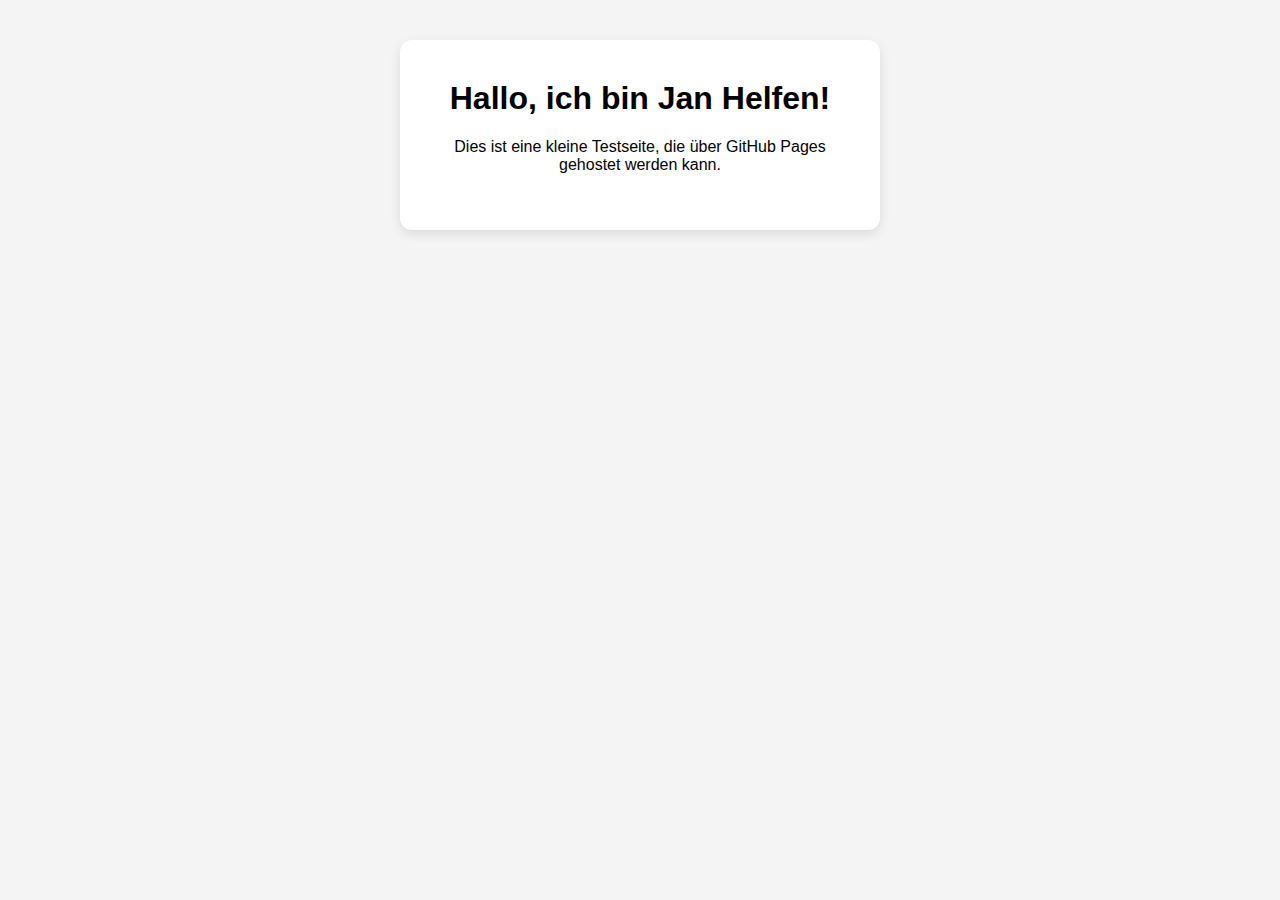
<file: index.html>
<!DOCTYPE html>
<html lang="de">
  <head>
    <meta charset="UTF-8" />
    <meta name="viewport" content="width=device-width, initial-scale=1.0" />
    <title>Testseite – Jan Helfen</title>
    <style>
      body {
        font-family: Arial, sans-serif;
        background: #f4f4f4;
        margin: 0;
        padding: 40px;
        text-align: center;
      }

      .card {
        background: white;
        padding: 40px;
        max-width: 400px;
        margin: 0 auto;
        border-radius: 12px;
        box-shadow: 0 4px 12px rgba(0, 0, 0, 0.1);
      }

      h1 {
        margin-top: 0;
      }
    </style>
  </head>
  <body>
    <div class="card">
      <h1>Hallo, ich bin Jan Helfen!</h1>
      <p>
        Dies ist eine kleine Testseite, die über GitHub Pages gehostet werden
        kann.
      </p>
    </div>
  </body>
</html>
</file>
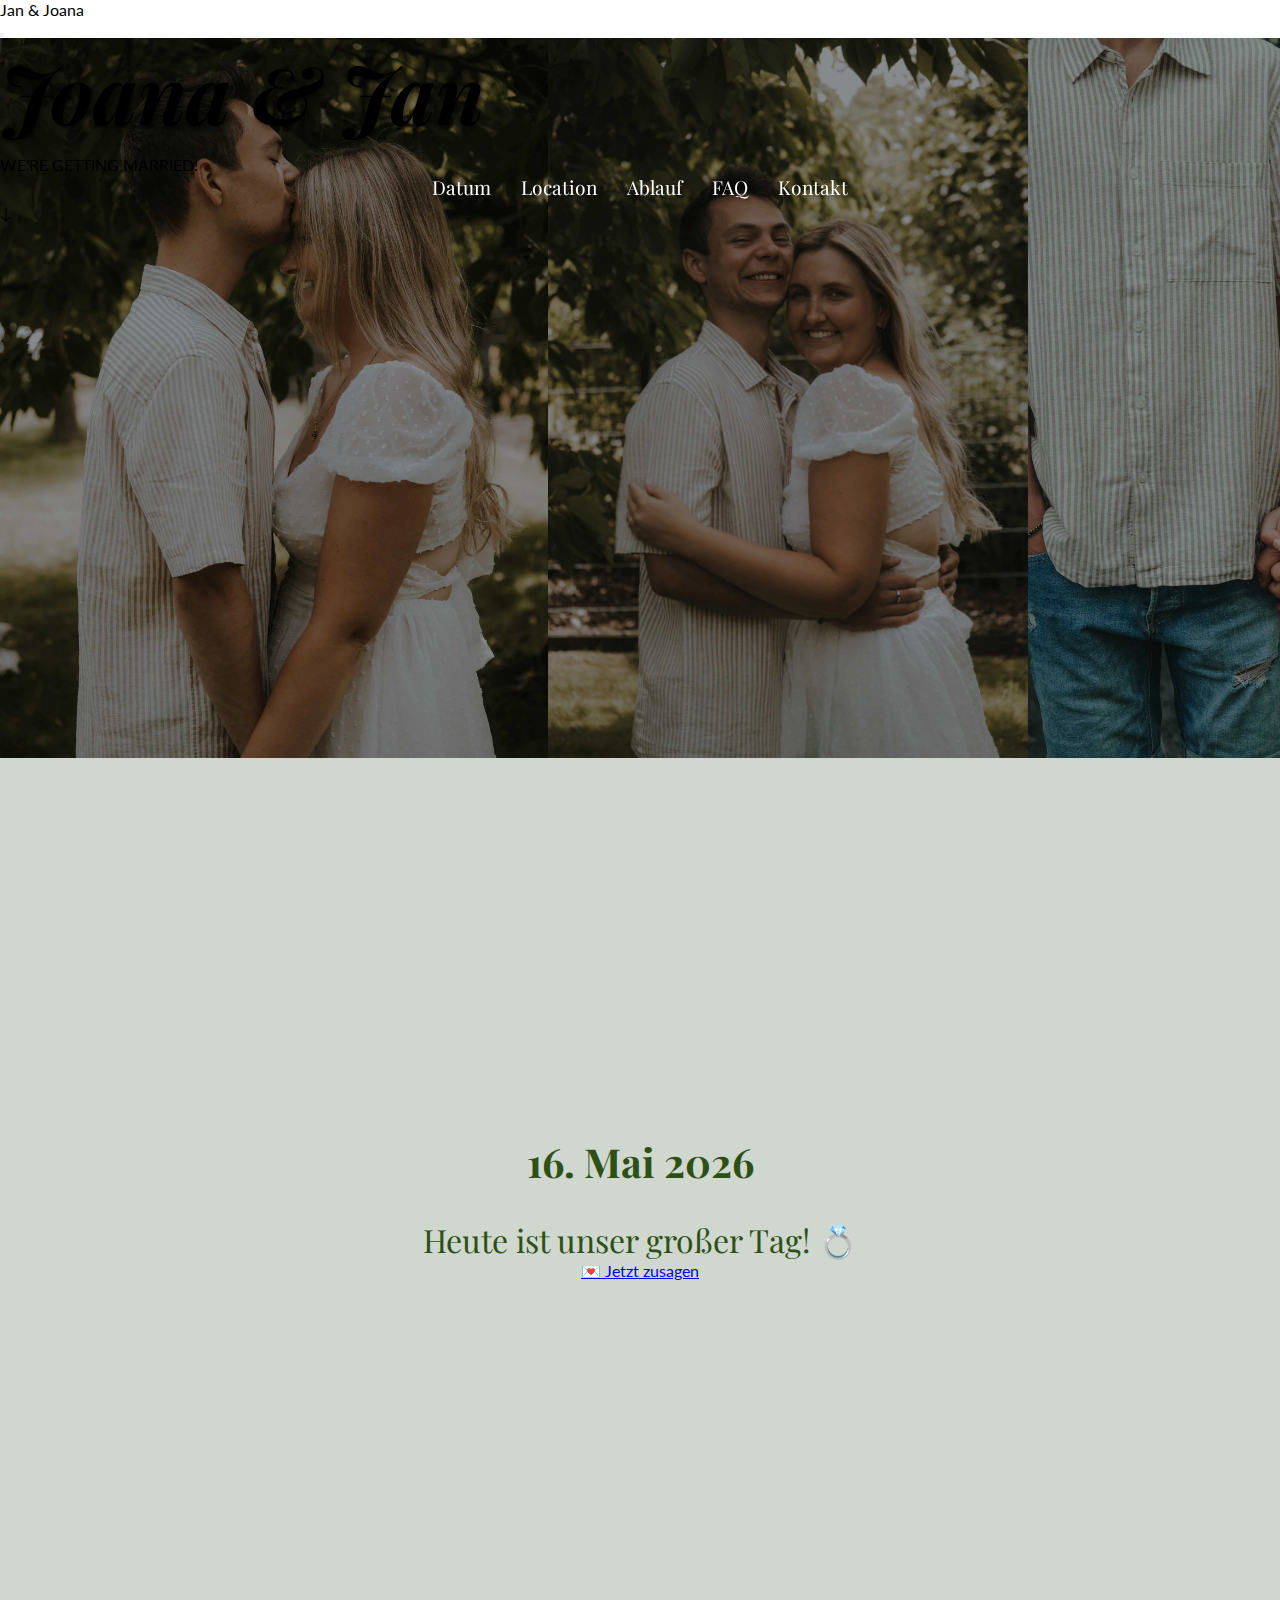
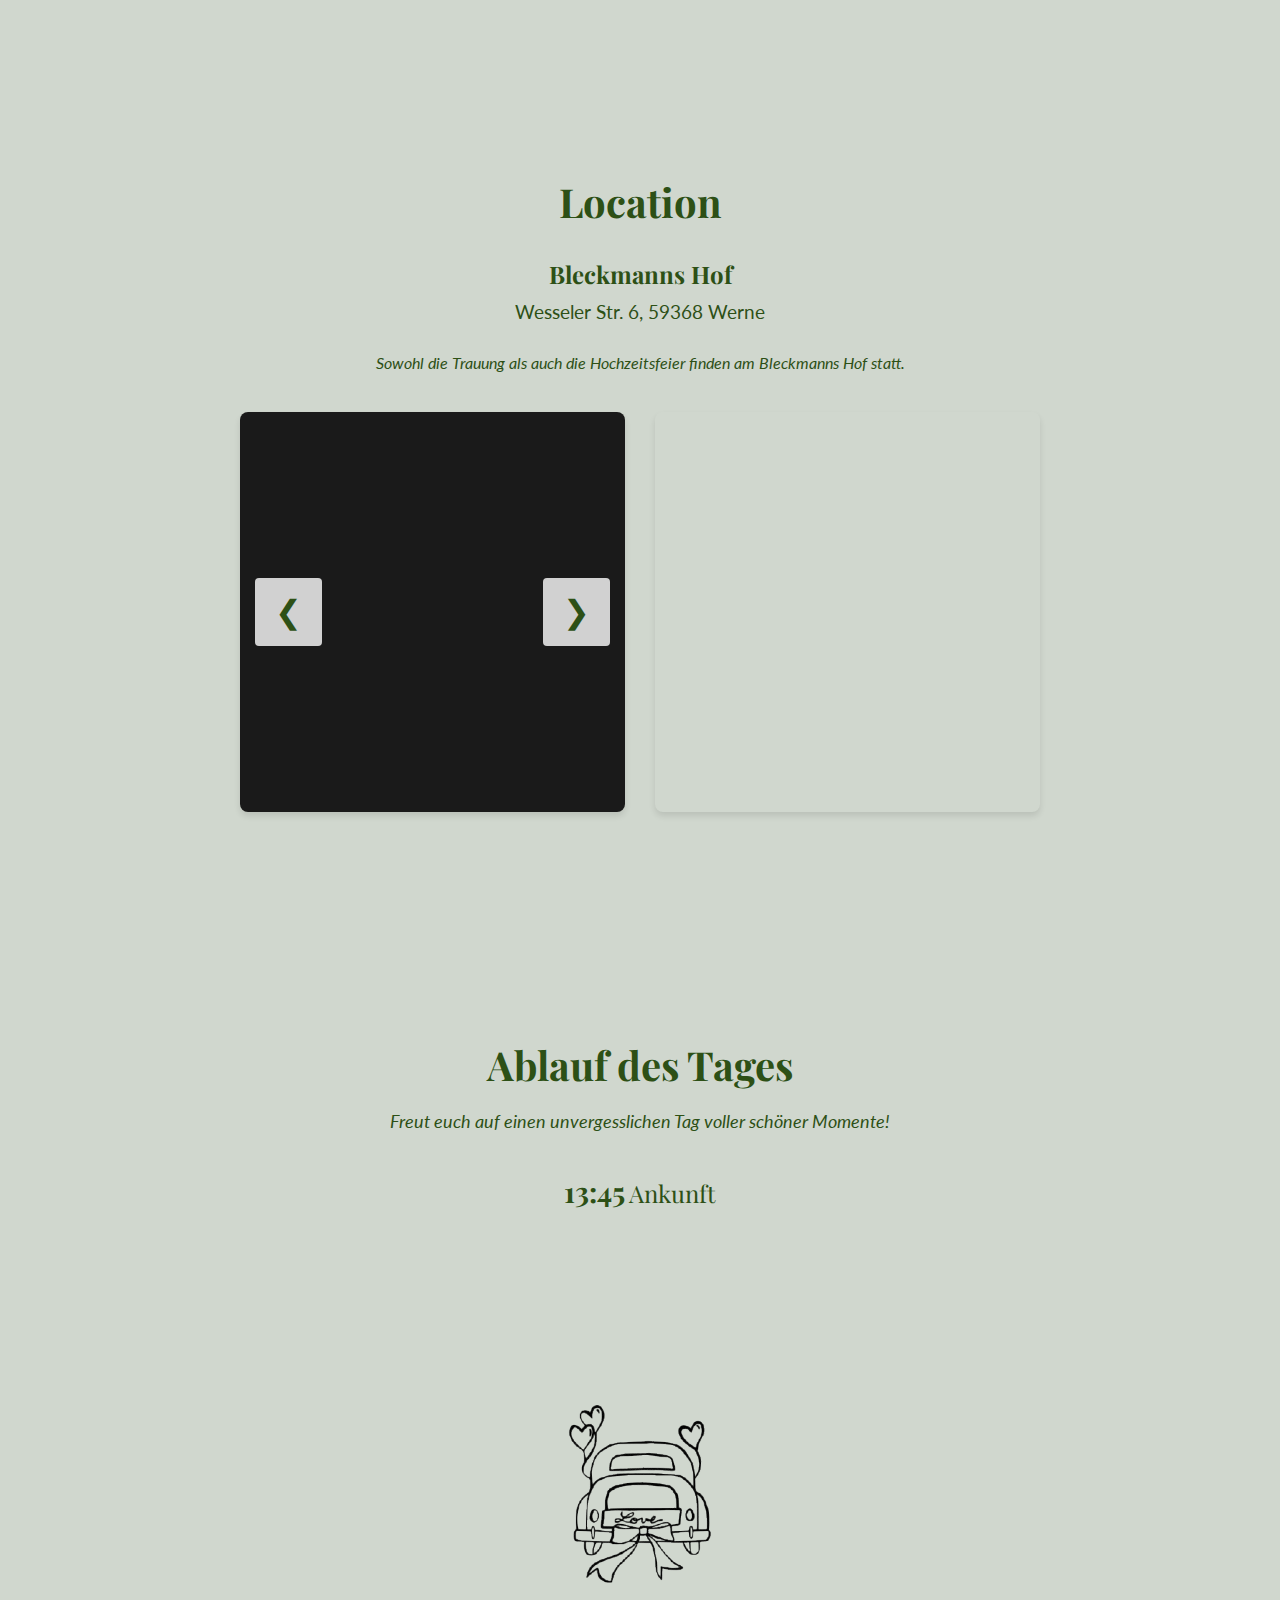
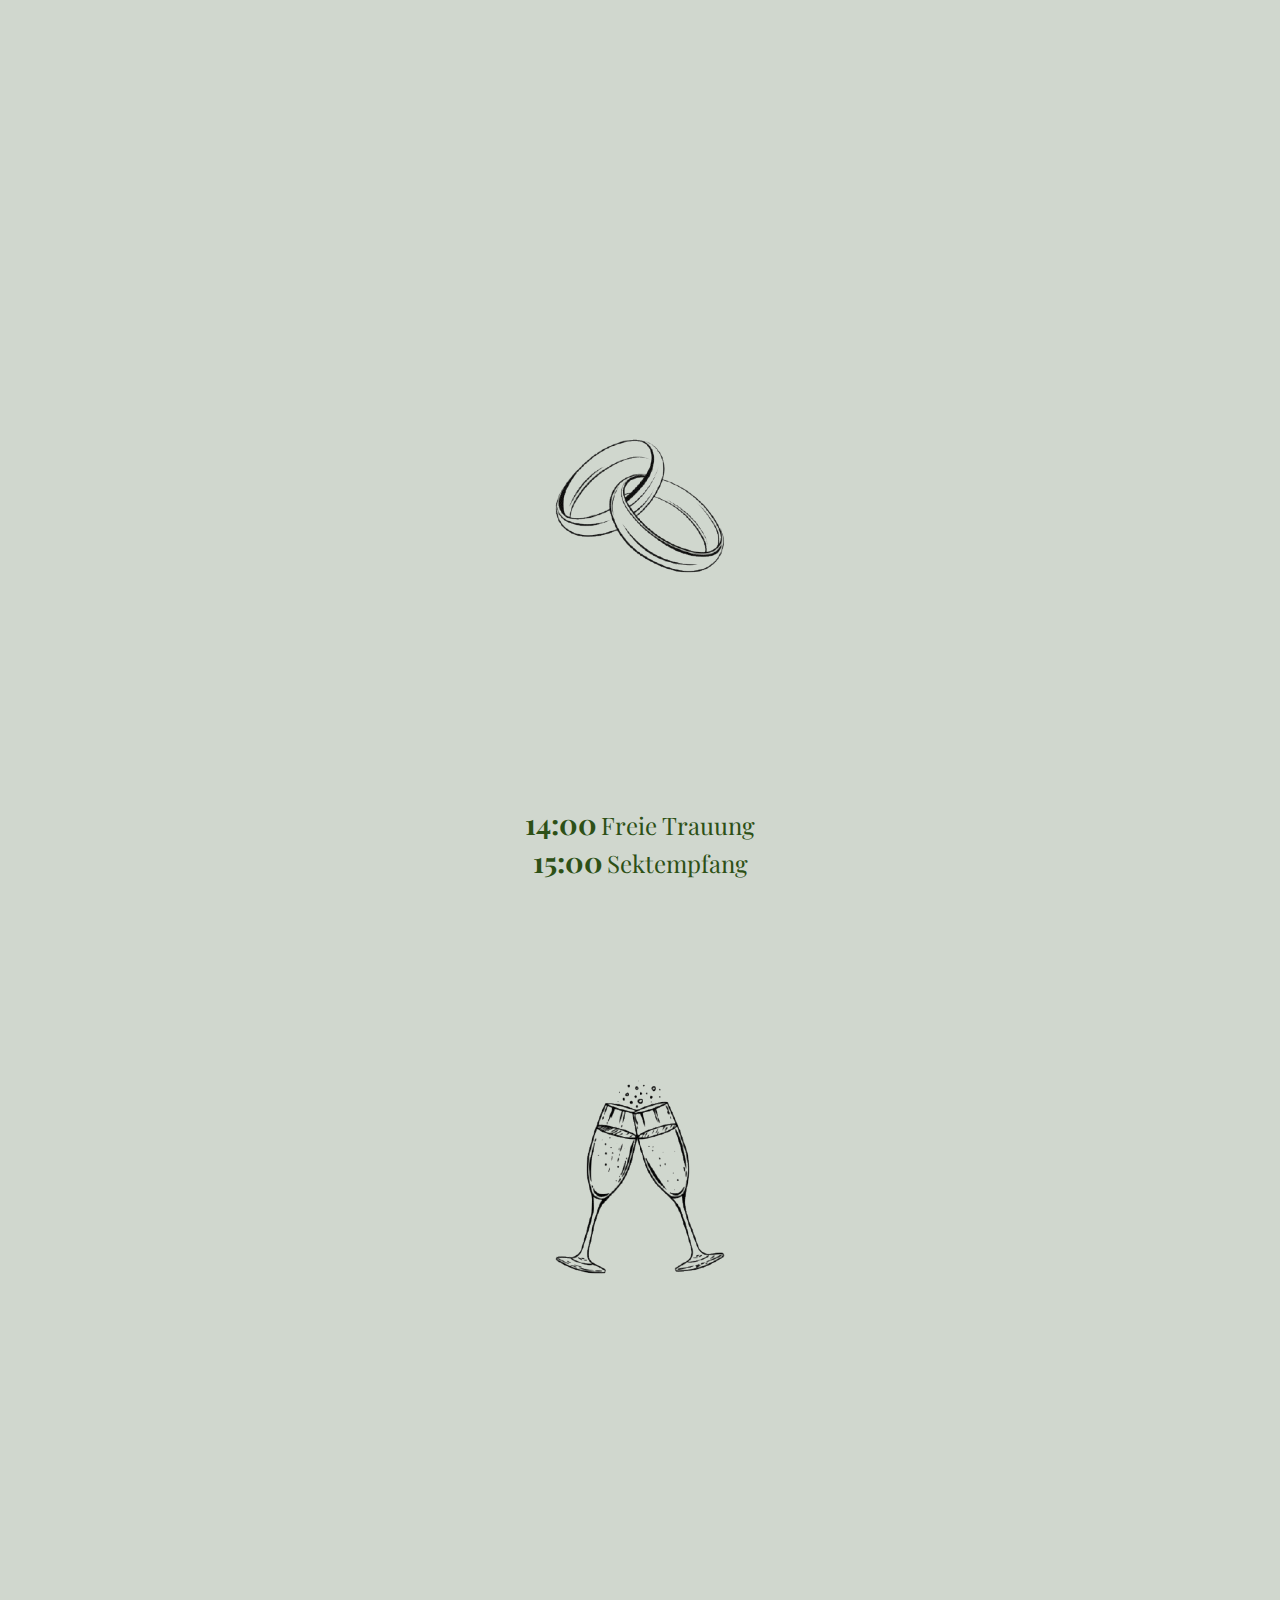
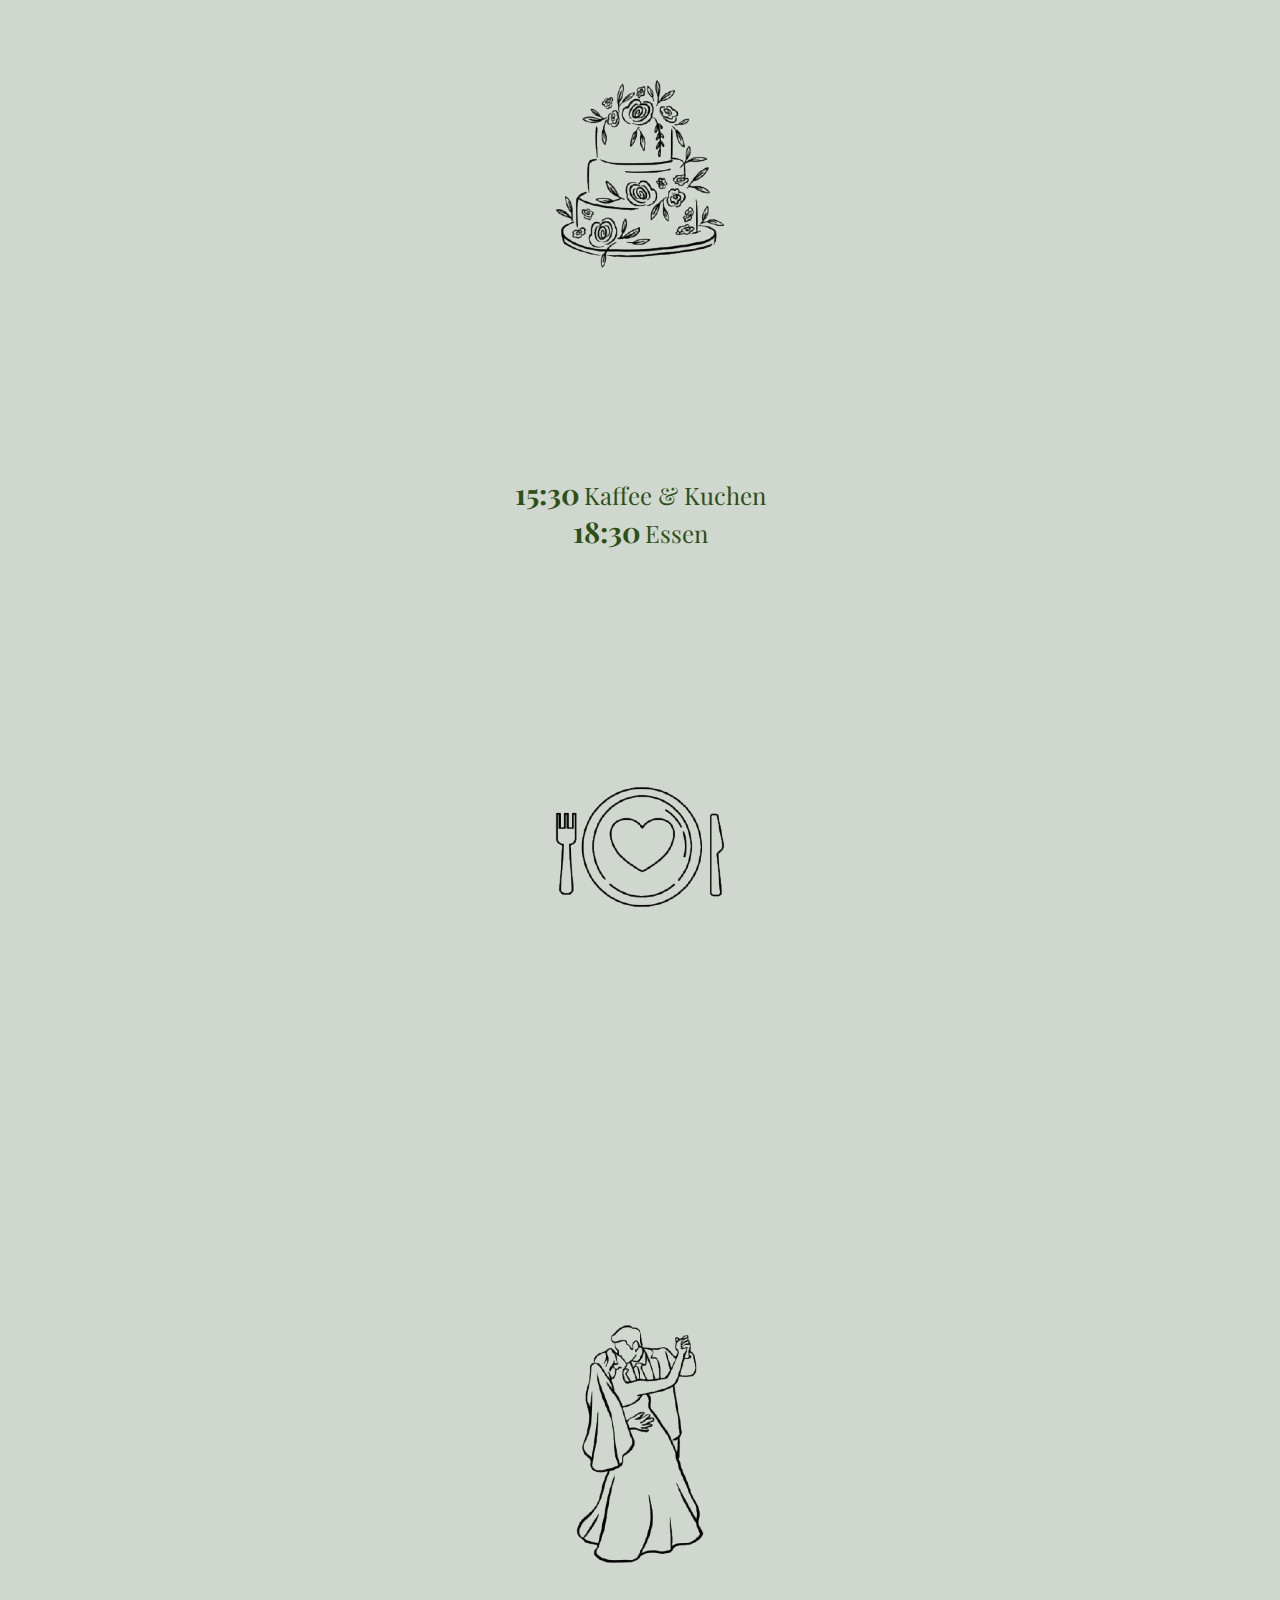
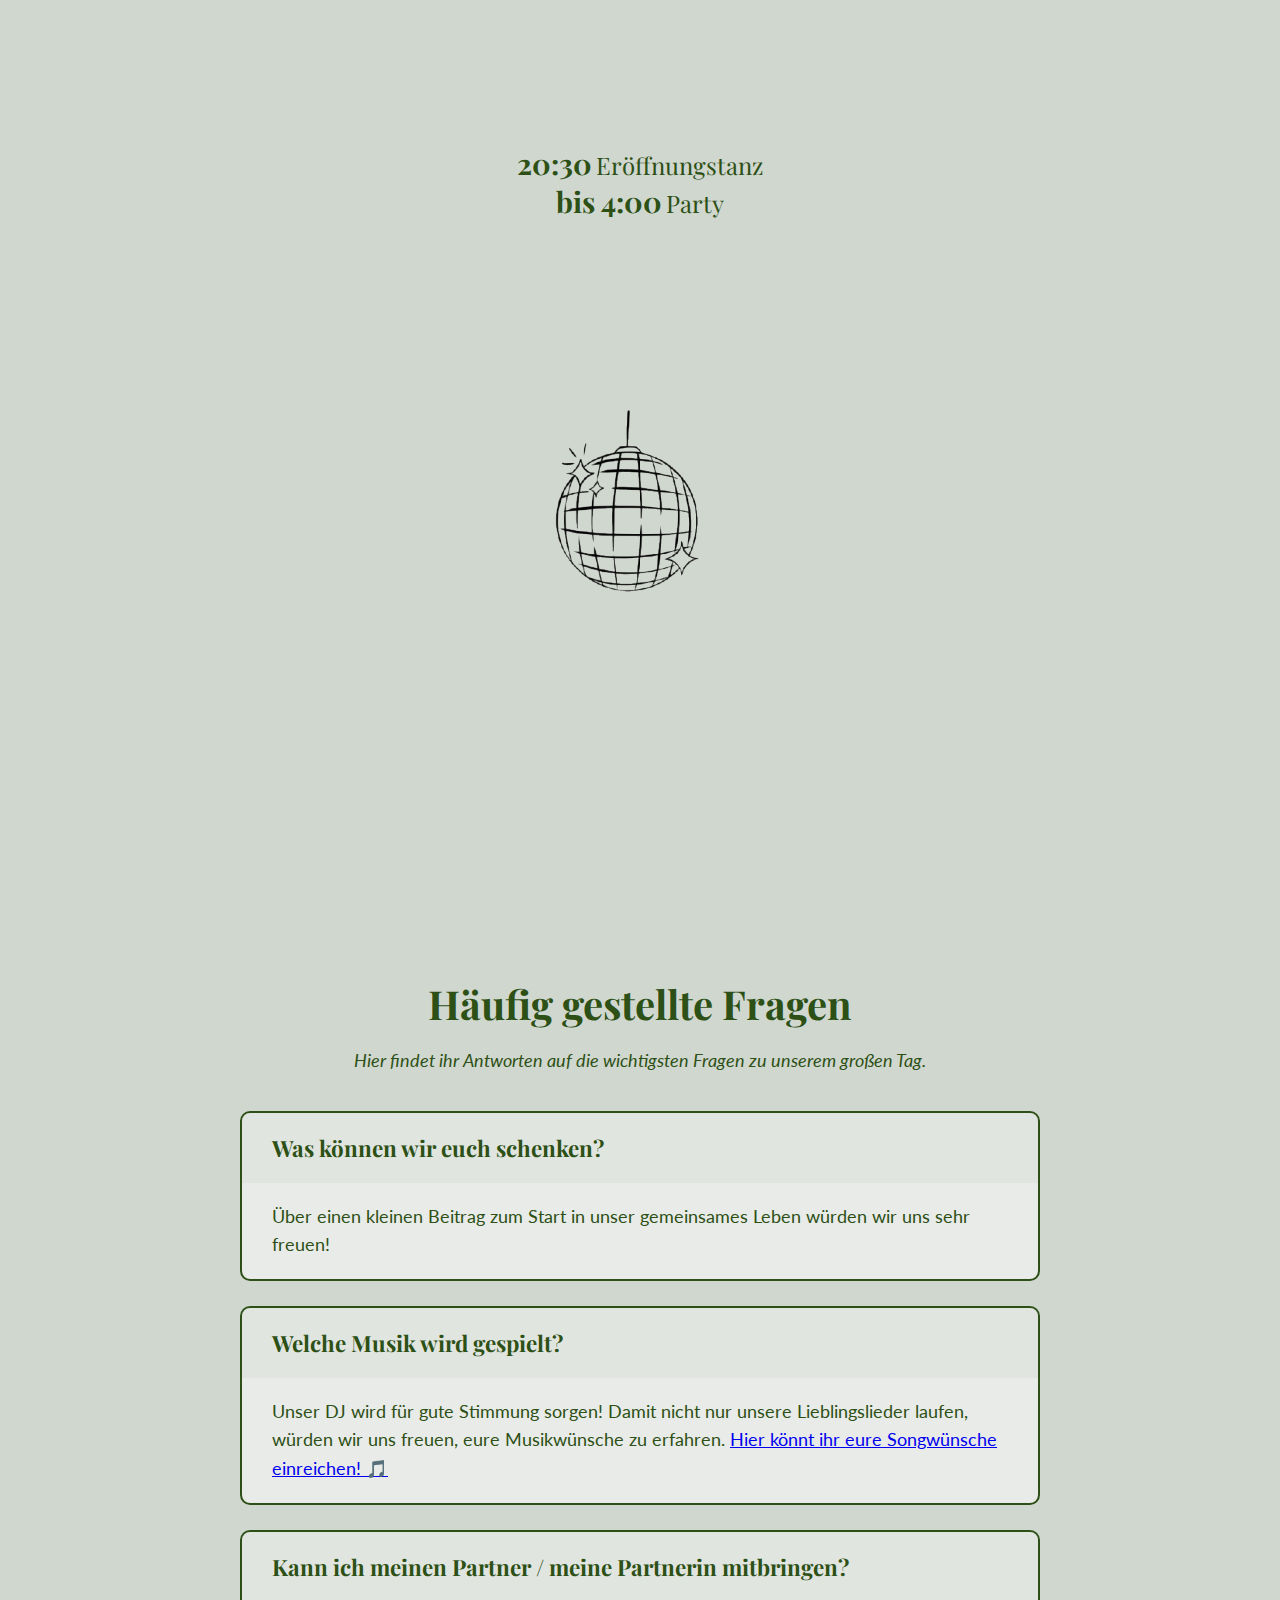
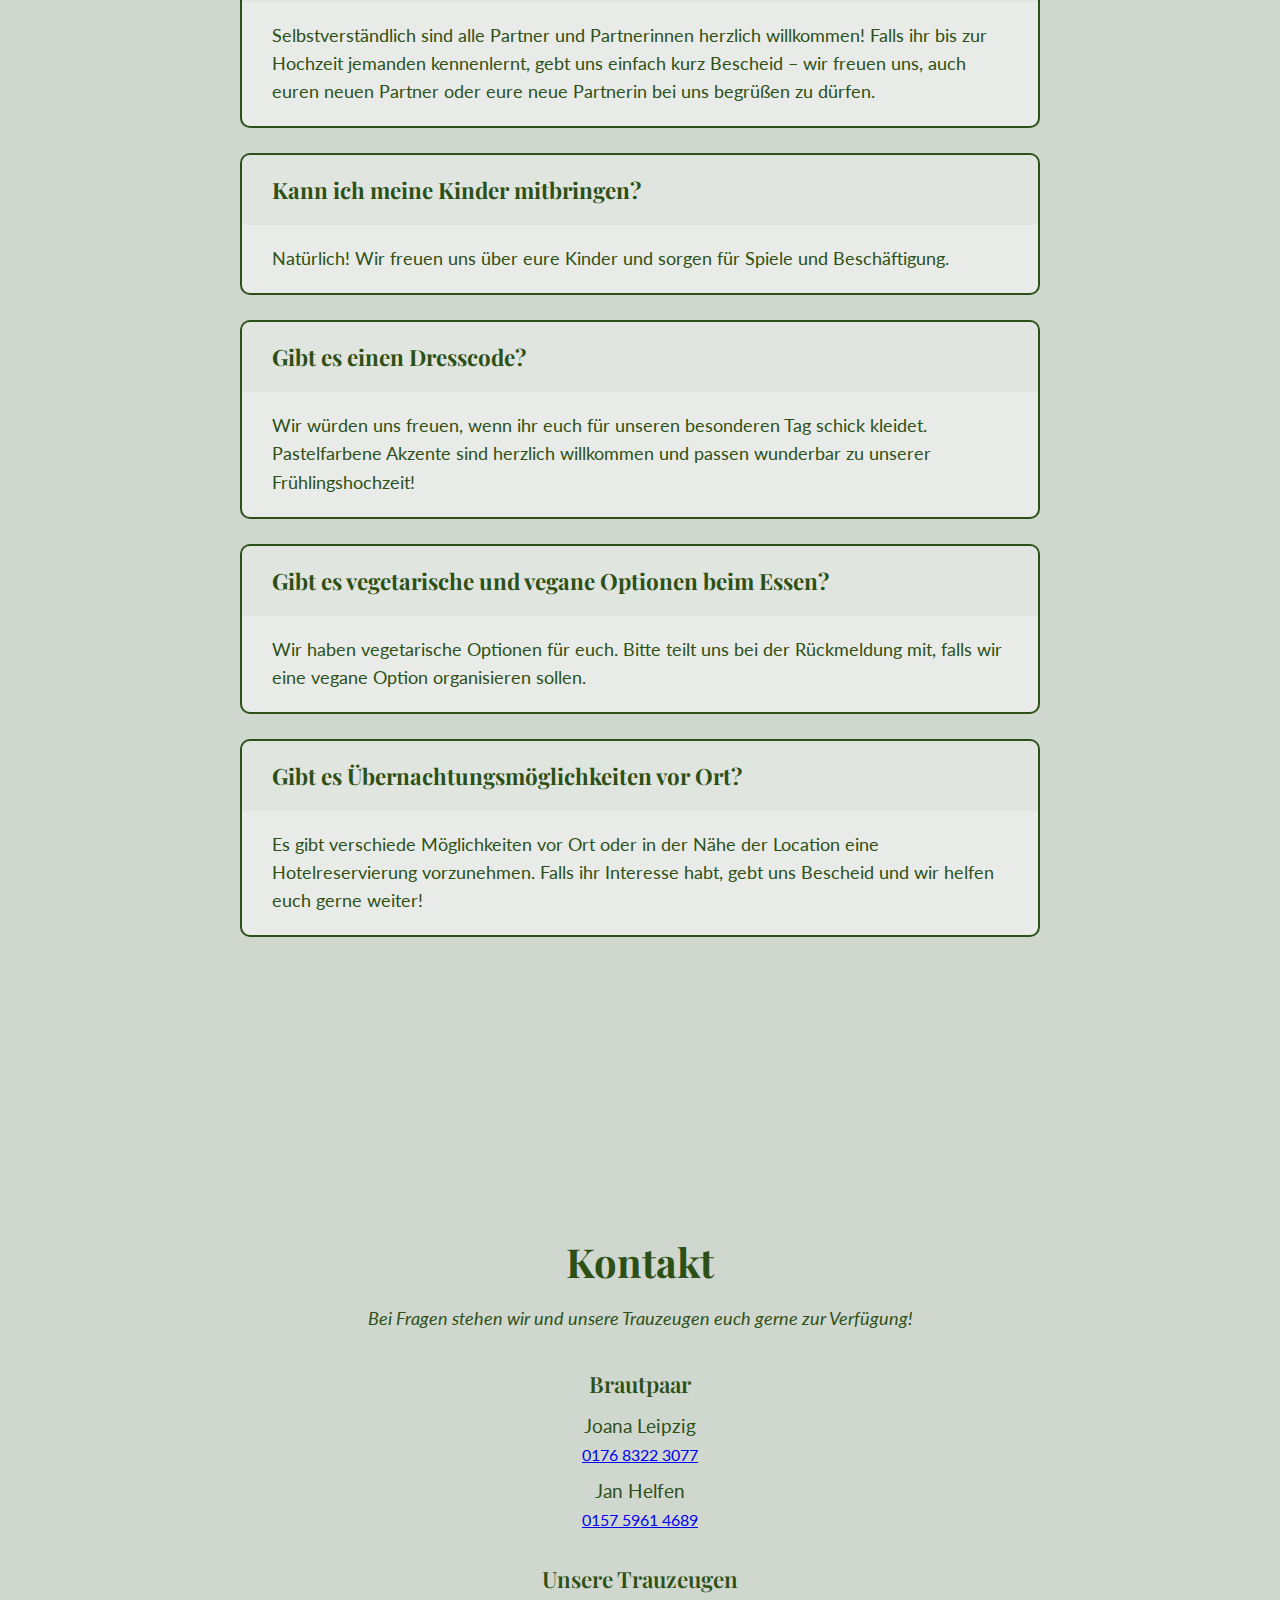
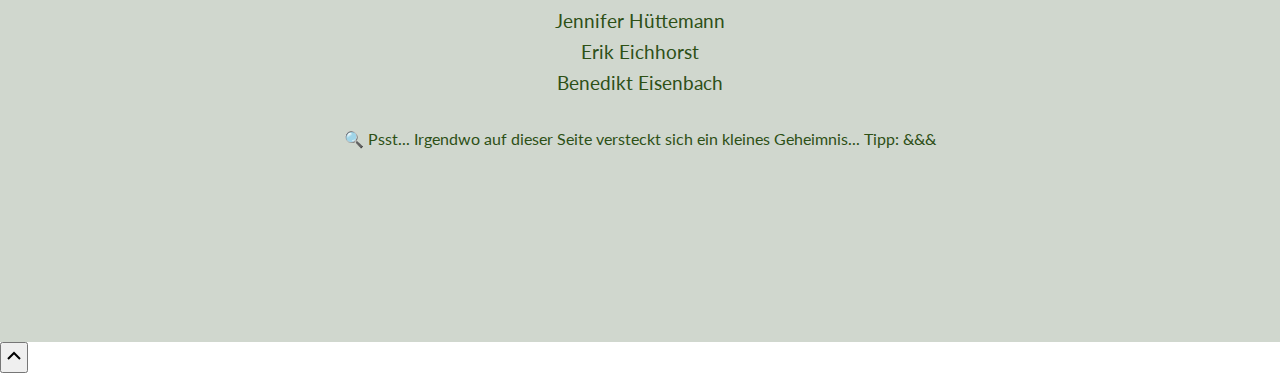
<file: hochzeit/index.html>
<!DOCTYPE html>
<html lang="de">

<head>
  <meta charset="UTF-8" />
  <meta name="viewport" content="width=device-width, initial-scale=1.0" />
  <meta name="color-scheme" content="light only" />
  <meta name="description"
    content="Feiert mit uns unsere Hochzeit am 16. Mai 2026 am Bleckmanns Hof in Werne. Jan & Joana laden euch herzlich zu ihrer Trauung und Feier ein." />
  <meta name="keywords" content="Hochzeit, Jan Helfen, Joana Leipzig, Bleckmanns Hof, Werne, 16. Mai 2026" />

  <!-- Open Graph / Facebook -->
  <meta property="og:type" content="website" />
  <meta property="og:url" content="https://derhelfen.github.io/Hochzeit.github.io/" />
  <meta property="og:title" content="Unsere Hochzeit – Jan & Joana" />
  <meta property="og:description"
    content="Feiert mit uns am 16. Mai 2026 am Bleckmanns Hof in Werne. Wir freuen uns auf euch!" />
  <meta property="og:image" content="https://derhelfen.github.io/Hochzeit.github.io/assets/bilder/wir/foto1.jpg" />

  <!-- Twitter -->
  <meta property="twitter:card" content="summary_large_image" />
  <meta property="twitter:url" content="https://derhelfen.github.io/Hochzeit.github.io/" />
  <meta property="twitter:title" content="Unsere Hochzeit – Jan & Joana" />
  <meta property="twitter:description"
    content="Feiert mit uns am 16. Mai 2026 am Bleckmanns Hof in Werne. Wir freuen uns auf euch!" />
  <meta property="twitter:image" content="https://derhelfen.github.io/Hochzeit.github.io/assets/bilder/wir/foto1.jpg" />

  <!-- Favicon -->
  <link rel="icon" type="image/svg+xml"
    href="data:image/svg+xml,<svg xmlns='http://www.w3.org/2000/svg' viewBox='0 0 100 100'><text y='0.9em' font-size='90'>💍</text></svg>" />

  <title>Unsere Hochzeit – Jan & Joana</title>

  <!-- Preconnect to external domains for faster loading -->
  <link rel="preconnect" href="https://fonts.googleapis.com" />
  <link rel="preconnect" href="https://fonts.gstatic.com" crossorigin />
  <link rel="dns-prefetch" href="https://www.google.com" />

  <!-- Preload critical resources -->
  <link rel="preload" href="style.css" as="style" />
  <link rel="preload" href="assets/bilder/wir/foto1.jpg" as="image" />
  <link rel="preload" href="assets/bilder/wir/foto2.jpg" as="image" />

  <!-- Load fonts with font-display swap for better performance -->
  <link
    href="https://fonts.googleapis.com/css2?family=Playfair+Display:ital,wght@0,400;0,700;1,400&family=Lato:wght@300;400;700&family=Great+Vibes&family=Montserrat:wght@400;700&display=swap"
    rel="stylesheet" />
  <link rel="stylesheet" href="style.css" />
</head>

<body>
  <!-- Loading Spinner -->
  <div id="loading-screen" class="loading-screen">
    <div class="spinner">
      <div class="ring"></div>
      <div class="ring"></div>
      <div class="ring"></div>
      <p class="loading-text">Jan & Joana</p>
    </div>
  </div>

  <!-- Background Music -->
  <audio id="bgMusic" loop>
    <source src="ITry.webm" type="audio/webm" />
    Your browser does not support the audio element.
  </audio>
  <button id="musicToggle" class="music-toggle" aria-label="Toggle background music">
    <span class="music-icon"></span>
  </button>

  <section class="hero-section">
    <div class="bg">
      <div class="slideshow">
        <img src="assets/bilder/wir/foto1.jpg" alt="Photo 1" loading="eager" decoding="async" />
        <img src="assets/bilder/wir/foto2.jpg" alt="Photo 2" loading="eager" decoding="async" />
        <img src="assets/bilder/wir/foto3.jpg" alt="Photo 3" loading="eager" decoding="async" />
        <img src="assets/bilder/wir/foto4.jpg" alt="Photo 4" loading="eager" decoding="async" />
        <img src="assets/bilder/wir/foto1.jpg" alt="Photo 1" loading="lazy" decoding="async" />
        <img src="assets/bilder/wir/foto2.jpg" alt="Photo 2" loading="lazy" decoding="async" />
        <img src="assets/bilder/wir/foto3.jpg" alt="Photo 3" loading="lazy" decoding="async" />
        <img src="assets/bilder/wir/foto4.jpg" alt="Photo 4" loading="lazy" decoding="async" />
      </div>
    </div>
    <div class="hero-overlay">
      <div class="hero-content">
        <h1>
          Joana
          <span id="easterEggTrigger" style="cursor: pointer">&</span> Jan
        </h1>
        <p class="hero-subtitle">WE'RE GETTING MARRIED!</p>
        <nav class="nav-bar">
          <a href="#datum">Datum</a>
          <a href="#location">Location</a>
          <a href="#ablauf">Ablauf</a>
          <a href="#faq">FAQ</a>
          <a href="#kontakt">Kontakt</a>
        </nav>
      </div>
      <div class="scroll-indicator">
        <span>↓</span>
      </div>
    </div>
  </section>

  <section class="info-section" id="datum">
    <div class="info-content">
      <h2 style="font-size: 2.5rem; margin-bottom: 30px">16. Mai 2026</h2>
      <div id="countdown" class="countdown-container">
        <div class="countdown-box">
          <div class="countdown-number" id="days">00</div>
          <div class="countdown-label">TAGE</div>
        </div>
        <div class="countdown-box">
          <div class="countdown-number" id="hours">00</div>
          <div class="countdown-label">STUNDEN</div>
        </div>
        <div class="countdown-box">
          <div class="countdown-number" id="minutes">00</div>
          <div class="countdown-label">MINUTEN</div>
        </div>
        <div class="countdown-box">
          <div class="countdown-number" id="seconds">00</div>
          <div class="countdown-label">SEKUNDEN</div>
        </div>
      </div>
      <a href="rsvp/rsvp.html" class="rsvp-cta-btn">💌 Jetzt zusagen</a>
    </div>
  </section>

  <section class="info-section" id="location">
    <div class="info-content">
      <h2 style="font-size: 2.5rem; margin-bottom: 30px">Location</h2>
      <h2 style="margin-bottom: 10px">Bleckmanns Hof</h2>
      <p style="font-size: 1.2rem; margin-bottom: 30px">
        Wesseler Str. 6, 59368 Werne
      </p>
      <p style="font-size: 1rem; font-style: italic; margin-bottom: 40px">
        Sowohl die Trauung als auch die Hochzeitsfeier finden am Bleckmanns
        Hof statt.
      </p>

      <div class="location-container">
        <div class="location-gallery">
          <button class="gallery-arrow gallery-arrow-left" onclick="changeImage(-1)">
            &#10094;
          </button>
          <img id="galleryImage" src="assets/bilder/bleckmannshof/bleckmannshof_1.jpg" alt="Bleckmanns Hof"
            loading="lazy" decoding="async" />
          <button class="gallery-arrow gallery-arrow-right" onclick="changeImage(1)">
            &#10095;
          </button>
        </div>

        <div class="location-map">
          <iframe
            src="https://www.google.com/maps/embed?pb=!1m18!1m12!1m3!1d2476.8!2d7.6308!3d51.6668!2m3!1f0!2f0!3f0!3m2!1i1024!2i768!4f13.1!3m3!1m2!1s0x47b90bf7e0fe6339%3A0x4634454122830055!2sBleckmanns%20Hof!5e0!3m2!1sde!2sde!4v1234567890"
            width="100%" height="100%" style="border: 0" allowfullscreen="" loading="lazy"
            referrerpolicy="no-referrer-when-downgrade">
          </iframe>
        </div>
      </div>
    </div>
  </section>

  <section class="info-section" id="ablauf">
    <div class="info-content">
      <h2 style="font-size: 2.5rem; margin-bottom: 20px">Ablauf des Tages</h2>
      <p style="font-size: 1.1rem; margin-bottom: 40px; font-style: italic">
        Freut euch auf einen unvergesslichen Tag voller schöner Momente!
      </p>
      <div class="timeline">
        <!-- Item 1: Left -->
        <div class="timeline-item timeline-left timeline-first">
          <div class="timeline-content">
            <span class="schedule-time">13:45</span>
            <span class="schedule-title">Ankunft</span>
          </div>
          <div class="timeline-center">
            <img src="assets/bilder/ablauf/ankunft-removebg-preview.png" alt="Ankunft" class="timeline-icon"
              loading="lazy" />
            <div class="timeline-line"></div>
          </div>
          <div class="timeline-spacer"></div>
        </div>

        <!-- Item 2: Right -->
        <div class="timeline-item timeline-right">
          <div class="timeline-spacer"></div>
          <div class="timeline-center">
            <div class="timeline-line"></div>
            <img src="assets/bilder/ablauf/trauung-removebg-preview.png" alt="Freie Trauung" class="timeline-icon"
              loading="lazy" />
            <div class="timeline-line"></div>
          </div>
          <div class="timeline-content">
            <span class="schedule-time">14:00</span>
            <span class="schedule-title">Freie Trauung</span>
          </div>
        </div>

        <!-- Item 3: Left -->
        <div class="timeline-item timeline-left">
          <div class="timeline-content">
            <span class="schedule-time">15:00</span>
            <span class="schedule-title">Sektempfang</span>
          </div>
          <div class="timeline-center">
            <div class="timeline-line"></div>
            <img src="assets/bilder/ablauf/sektempfang-removebg-preview.png" alt="Sektempfang" class="timeline-icon"
              loading="lazy" />
            <div class="timeline-line"></div>
          </div>
          <div class="timeline-spacer"></div>
        </div>

        <!-- Item 4: Right -->
        <div class="timeline-item timeline-right">
          <div class="timeline-spacer"></div>
          <div class="timeline-center">
            <div class="timeline-line"></div>
            <img src="assets/bilder/ablauf/kaffeekuchen-removebg-preview.png" alt="Kaffee & Kuchen"
              class="timeline-icon" loading="lazy" />
            <div class="timeline-line"></div>
          </div>
          <div class="timeline-content">
            <span class="schedule-time">15:30</span>
            <span class="schedule-title">Kaffee & Kuchen</span>
          </div>
        </div>

        <!-- Item 5: Left -->
        <div class="timeline-item timeline-left">
          <div class="timeline-content">
            <span class="schedule-time">18:30</span>
            <span class="schedule-title">Essen</span>
          </div>
          <div class="timeline-center">
            <div class="timeline-line"></div>
            <img src="assets/bilder/ablauf/essen-removebg-preview.png" alt="Essen" class="timeline-icon"
              loading="lazy" />
            <div class="timeline-line"></div>
          </div>
          <div class="timeline-spacer"></div>
        </div>

        <!-- Item 6: Right -->
        <div class="timeline-item timeline-right">
          <div class="timeline-spacer"></div>
          <div class="timeline-center">
            <div class="timeline-line"></div>
            <img src="assets/bilder/ablauf/tanz-removebg-preview.png" alt="Eröffnungstanz" class="timeline-icon"
              loading="lazy" />
            <div class="timeline-line"></div>
          </div>
          <div class="timeline-content">
            <span class="schedule-time">20:30</span>
            <span class="schedule-title">Eröffnungstanz</span>
          </div>
        </div>

        <!-- Item 7: Left -->
        <div class="timeline-item timeline-left timeline-last">
          <div class="timeline-content">
            <span class="schedule-time">bis 4:00</span>
            <span class="schedule-title">Party</span>
          </div>
          <div class="timeline-center">
            <div class="timeline-line"></div>
            <img src="assets/bilder/ablauf/party-removebg-preview.png" alt="Party" class="timeline-icon"
              loading="lazy" />
          </div>
          <div class="timeline-spacer"></div>
        </div>
      </div>
    </div>
  </section>

  <section class="info-section" id="faq">
    <div class="info-content">
      <h2 style="font-size: 2.5rem; margin-bottom: 20px">
        Häufig gestellte Fragen
      </h2>
      <p style="font-size: 1.1rem; margin-bottom: 40px; font-style: italic">
        Hier findet ihr Antworten auf die wichtigsten Fragen zu unserem großen
        Tag.
      </p>
      <div class="faq-container">
        <div class="faq-item">
          <div class="faq-question">Was können wir euch schenken?</div>
          <div class="faq-answer">
            Über einen kleinen Beitrag zum Start in unser gemeinsames Leben
            würden wir uns sehr freuen!
          </div>
        </div>
        <div class="faq-item">
          <div class="faq-question">Welche Musik wird gespielt?</div>
          <div class="faq-answer">
            Unser DJ wird für gute Stimmung sorgen! Damit nicht nur unsere
            Lieblingslieder laufen, würden wir uns freuen, eure Musikwünsche
            zu erfahren.
            <a href="playlist/playlist.html" class="playlist-link">Hier könnt ihr eure Songwünsche einreichen! 🎵</a>
          </div>
        </div>
        <div class="faq-item">
          <div class="faq-question">
            Kann ich meinen Partner / meine Partnerin mitbringen?
          </div>
          <div class="faq-answer">
            Selbstverständlich sind alle Partner und Partnerinnen herzlich
            willkommen! Falls ihr bis zur Hochzeit jemanden kennenlernt, gebt
            uns einfach kurz Bescheid – wir freuen uns, auch euren neuen
            Partner oder eure neue Partnerin bei uns begrüßen zu dürfen.
          </div>
        </div>
        <div class="faq-item">
          <div class="faq-question">Kann ich meine Kinder mitbringen?</div>
          <div class="faq-answer">
            Natürlich! Wir freuen uns über eure Kinder und sorgen für Spiele
            und Beschäftigung.
          </div>
        </div>
        <div class="faq-item">
          <div class="faq-question">Gibt es einen Dresscode?</div>
          <div class="faq-answer">
            Wir würden uns freuen, wenn ihr euch für unseren besonderen Tag
            schick kleidet. Pastelfarbene Akzente sind herzlich willkommen und
            passen wunderbar zu unserer Frühlingshochzeit!
          </div>
        </div>
        <div class="faq-item">
          <div class="faq-question">
            Gibt es vegetarische und vegane Optionen beim Essen?
          </div>
          <div class="faq-answer">
            Wir haben vegetarische Optionen für euch. Bitte teilt uns bei der
            Rückmeldung mit, falls wir eine vegane Option organisieren sollen.
          </div>
        </div>
        <div class="faq-item">
          <div class="faq-question">
            Gibt es Übernachtungsmöglichkeiten vor Ort?
          </div>
          <div class="faq-answer">
            Es gibt verschiede Möglichkeiten vor Ort oder in der Nähe der Location eine Hotelreservierung vorzunehmen.
            Falls ihr Interesse habt, gebt uns Bescheid und wir helfen euch gerne weiter!
          </div>
        </div>
      </div>
    </div>
  </section>

  <section class="info-section" id="kontakt">
    <div class="info-content">
      <h2 style="font-size: 2.5rem; margin-bottom: 20px">Kontakt</h2>
      <p style="font-size: 1.1rem; margin-bottom: 40px; font-style: italic">
        Bei Fragen stehen wir und unsere Trauzeugen euch gerne zur Verfügung!
      </p>

      <div class="contact-section">
        <div class="contact-group">
          <h4 class="contact-subheading">Brautpaar</h4>
          <p class="contact-name">Joana Leipzig</p>
          <p class="contact-phone">
            <a href="tel:+4917683223077">0176 8322 3077</a>
          </p>
          <p class="contact-name" style="margin-top: 15px">Jan Helfen</p>
          <p class="contact-phone">
            <a href="tel:+49157596146869">0157 5961 4689</a>
          </p>
        </div>

        <div class="contact-group">
          <h4 class="contact-subheading">Unsere Trauzeugen</h4>
          <p class="contact-name">Jennifer Hüttemann</p>
          <p class="contact-name">Erik Eichhorst</p>
          <p class="contact-name">Benedikt Eisenbach</p>
        </div>
      </div>

      <div class="easter-egg-hint">
        <p>
          🔍 Psst... Irgendwo auf dieser Seite versteckt sich ein kleines
          Geheimnis... Tipp: &&&
        </p>
      </div>
    </div>
  </section>

  <!-- Scroll to Top Button -->
  <button id="scrollToTop" class="scroll-to-top" aria-label="Zurück nach oben">
    <svg width="24" height="24" viewBox="0 0 24 24" fill="none" stroke="currentColor" stroke-width="2">
      <path d="M18 15l-6-6-6 6" />
    </svg>
  </button>

  <script src="script.js" defer></script>
</body>

</html>
</file>
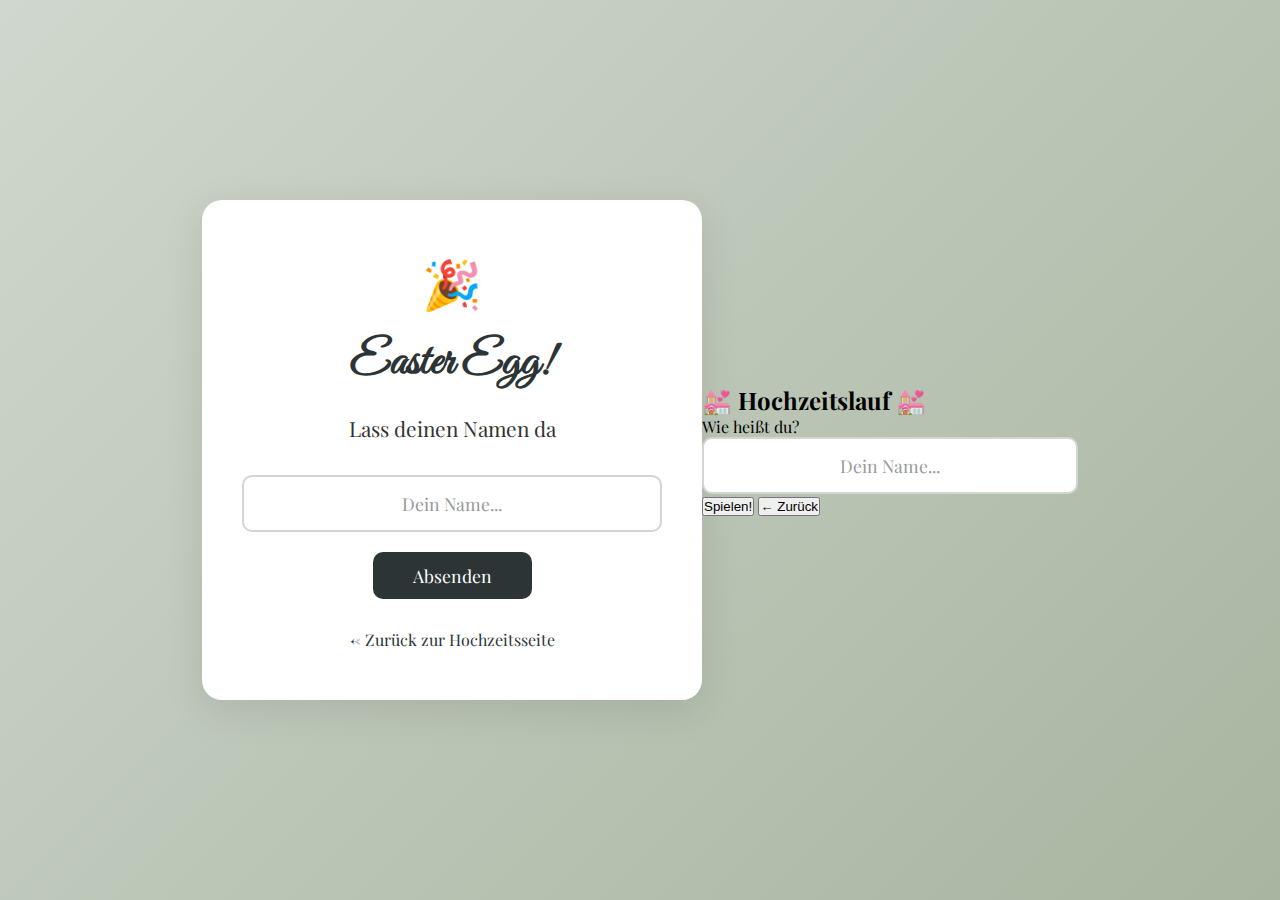
<file: hochzeit/easteregg.html>
<!DOCTYPE html>
<html lang="de">
  <head>
    <meta charset="UTF-8" />
    <meta name="viewport" content="width=device-width, initial-scale=1.0" />
    <title>Easter Egg! 🎉</title>
    <link rel="preconnect" href="https://fonts.googleapis.com" />
    <link rel="preconnect" href="https://fonts.gstatic.com" crossorigin />
    <link
      href="https://fonts.googleapis.com/css2?family=Great+Vibes&family=Playfair+Display:wght@400;600;700&display=swap"
      rel="stylesheet"
    />
    <link rel="stylesheet" href="easteregg.css" />
  </head>
  <body>
    <div class="easter-egg-container" id="easterEggContainer">
      <span class="emoji" id="secretTrigger" title="🤫">🎉</span>
      <h1>Easter Egg!</h1>
      <p class="message">Lass deinen Namen da</p>

      <div class="input-group">
        <input
          type="text"
          id="nameInput"
          placeholder="Dein Name..."
          maxlength="50"
        />
        <button class="submit-btn" onclick="submitName()">Absenden</button>
      </div>

      <p class="thank-you" id="thankYou">✨ Vielen Dank! ✨</p>

      <a href="index.html" class="back-link">← Zurück zur Hochzeitsseite</a>
    </div>

    <!-- Hidden Easter Easter Egg Game -->
    <div class="game-container" id="gameContainer">
      <!-- Name Entry Screen -->
      <div class="game-name-entry" id="gameNameEntry">
        <h2>💒 Hochzeitslauf 💒</h2>
        <p class="game-name-prompt">Wie heißt du?</p>
        <input
          type="text"
          id="playerNameInput"
          placeholder="Dein Name..."
          maxlength="30"
        />
        <button class="game-start-btn" onclick="setPlayerName()">
          Spielen!
        </button>
        <button class="back-to-egg-btn" onclick="hideGame()">← Zurück</button>
      </div>

      <!-- Game Screen -->
      <div class="game-screen" id="gameScreen" style="display: none">
        <div class="game-header">
          <h2>💒 Hochzeitslauf 💒</h2>
          <p class="game-player-name">
            Spieler: <span id="currentPlayerName"></span>
          </p>
          <p class="game-instruction">
            Drücke LEERTASTE oder tippe um zu springen!
          </p>
          <div class="game-score">Score: <span id="score">0</span></div>
          <div class="game-highscore">
            Highscore: <span id="highscore">0</span>
          </div>
        </div>

        <div class="game-canvas-wrapper">
          <canvas id="gameCanvas" width="600" height="250"></canvas>
          <div class="game-overlay" id="gameOverlay">
            <div class="game-start-text" id="gameStartText">
              <span class="game-emoji">💍</span>
              <p>Tippe oder drücke LEERTASTE zum Starten</p>
            </div>
            <div class="game-over-text" id="gameOverText" style="display: none">
              <span class="game-emoji">💔</span>
              <p>Game Over!</p>
              <p class="final-score">Score: <span id="finalScore">0</span></p>
              <button
                class="submit-score-btn"
                id="submitScoreBtn"
                onclick="submitHighscore()"
              >
                🏆 Highscore einreichen
              </button>
              <p
                class="score-submitted"
                id="scoreSubmitted"
                style="display: none"
              >
                ✨ Eingesendet! ✨
              </p>
              <p class="retry-text">
                Tippe oder drücke LEERTASTE zum Neustarten
              </p>
            </div>
          </div>
        </div>

        <button class="back-to-egg-btn" onclick="hideGame()">← Zurück</button>
      </div>
    </div>

    <script src="easteregg.js"></script>
  </body>
</html>
</file>
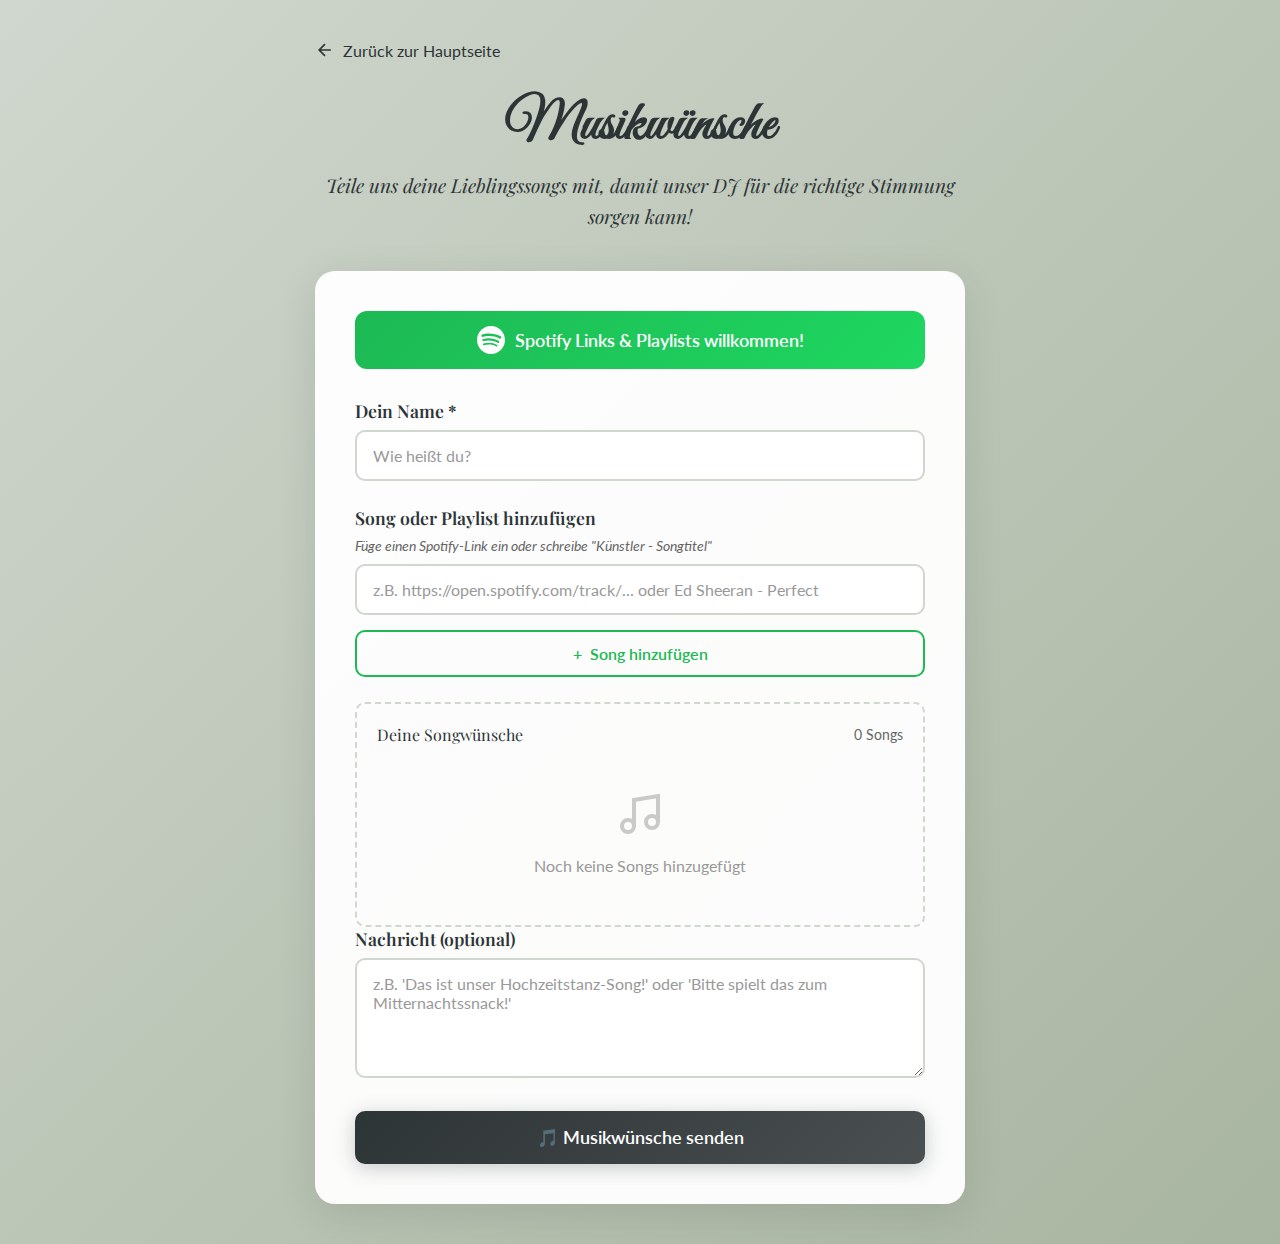
<file: hochzeit/playlist.html>
<!DOCTYPE html>
<html lang="de">
  <head>
    <meta charset="UTF-8" />
    <meta name="viewport" content="width=device-width, initial-scale=1.0" />
    <meta name="color-scheme" content="light only" />
    <title>Musikwünsche - Jan & Joana</title>
    <link rel="preconnect" href="https://fonts.googleapis.com" />
    <link rel="preconnect" href="https://fonts.gstatic.com" crossorigin />
    <link
      href="https://fonts.googleapis.com/css2?family=Great+Vibes&family=Playfair+Display:wght@400;600;700&family=Lato:wght@300;400;700&family=Montserrat:wght@400;700&display=swap"
      rel="stylesheet"
    />
    <link
      rel="icon"
      type="image/svg+xml"
      href="data:image/svg+xml,<svg xmlns='http://www.w3.org/2000/svg' viewBox='0 0 100 100'><text y='0.9em' font-size='90'>🎵</text></svg>"
    />
    <link rel="stylesheet" href="playlist.css" />
  </head>
  <body>
    <div class="playlist-page-container">
      <a href="index.html" class="back-link">
        <svg
          viewBox="0 0 24 24"
          fill="none"
          stroke="currentColor"
          stroke-width="2"
        >
          <path d="M19 12H5M12 19l-7-7 7-7" />
        </svg>
        Zurück zur Hauptseite
      </a>

      <div class="page-header">
        <h1>Musikwünsche</h1>
        <p>
          Teile uns deine Lieblingssongs mit, damit unser DJ für die richtige
          Stimmung sorgen kann!
        </p>
      </div>

      <div class="playlist-card">
        <form id="playlistForm">
          <div class="spotify-badge">
            <svg viewBox="0 0 24 24" fill="currentColor">
              <path
                d="M12 0C5.4 0 0 5.4 0 12s5.4 12 12 12 12-5.4 12-12S18.66 0 12 0zm5.521 17.34c-.24.359-.66.48-1.021.24-2.82-1.74-6.36-2.101-10.561-1.141-.418.122-.779-.179-.899-.539-.12-.421.18-.78.54-.9 4.56-1.021 8.52-.6 11.64 1.32.42.18.479.659.301 1.02zm1.44-3.3c-.301.42-.841.6-1.262.3-3.239-1.98-8.159-2.58-11.939-1.38-.479.12-1.02-.12-1.14-.6-.12-.48.12-1.021.6-1.141C9.6 9.9 15 10.561 18.72 12.84c.361.181.54.78.241 1.2zm.12-3.36C15.24 8.4 8.82 8.16 5.16 9.301c-.6.179-1.2-.181-1.38-.721-.18-.601.18-1.2.72-1.381 4.26-1.26 11.28-1.02 15.721 1.621.539.3.719 1.02.419 1.56-.299.421-1.02.599-1.559.3z"
              />
            </svg>
            Spotify Links & Playlists willkommen!
          </div>

          <div class="form-group">
            <label for="name" class="form-label">Dein Name *</label>
            <input
              type="text"
              id="name"
              required
              class="form-input"
              placeholder="Wie heißt du?"
            />
          </div>

          <div class="form-group">
            <label for="songInput" class="form-label"
              >Song oder Playlist hinzufügen</label
            >
            <p class="form-hint">
              Füge einen Spotify-Link ein oder schreibe "Künstler - Songtitel"
            </p>
            <input
              type="text"
              id="songInput"
              class="form-input"
              placeholder="z.B. https://open.spotify.com/track/... oder Ed Sheeran - Perfect"
            />
            <button type="button" class="add-song-btn" onclick="addSong()">
              <span>+</span> Song hinzufügen
            </button>
          </div>

          <div class="song-list" id="songList">
            <div class="song-list-header">
              <span class="song-list-title">Deine Songwünsche</span>
              <span class="song-count" id="songCount">0 Songs</span>
            </div>
            <div id="songItems">
              <div class="empty-state" id="emptyState">
                <svg
                  viewBox="0 0 24 24"
                  fill="none"
                  stroke="currentColor"
                  stroke-width="2"
                >
                  <path d="M9 18V5l12-2v13" />
                  <circle cx="6" cy="18" r="3" />
                  <circle cx="18" cy="16" r="3" />
                </svg>
                <p>Noch keine Songs hinzugefügt</p>
              </div>
            </div>
          </div>

          <div class="form-group">
            <label for="message" class="form-label">Nachricht (optional)</label>
            <textarea
              id="message"
              class="form-textarea"
              placeholder="z.B. 'Das ist unser Hochzeitstanz-Song!' oder 'Bitte spielt das zum Mitternachtssnack!'"
            ></textarea>
          </div>

          <button type="submit" class="playlist-submit-btn" id="submitBtn">
            <span class="btn-text">🎵 Musikwünsche senden</span>
            <span class="btn-loading" style="display: none"
              >Wird gesendet...</span
            >
          </button>
        </form>

        <div id="playlistSuccess" class="playlist-success">
          <span class="success-icon">🎶</span>
          <h3>Vielen Dank!</h3>
          <p>
            Deine Musikwünsche wurden an unseren DJ weitergeleitet. Wir freuen
            uns darauf, mit dir zu deinen Songs zu tanzen!
          </p>
          <div class="success-buttons">
            <button class="reset-btn" onclick="resetForm()">
              Weitere Songs senden
            </button>
            <a href="index.html" class="home-btn">Zurück zur Hauptseite</a>
          </div>
        </div>
      </div>
    </div>

    <script src="playlist.js"></script>
  </body>
</html>
</file>
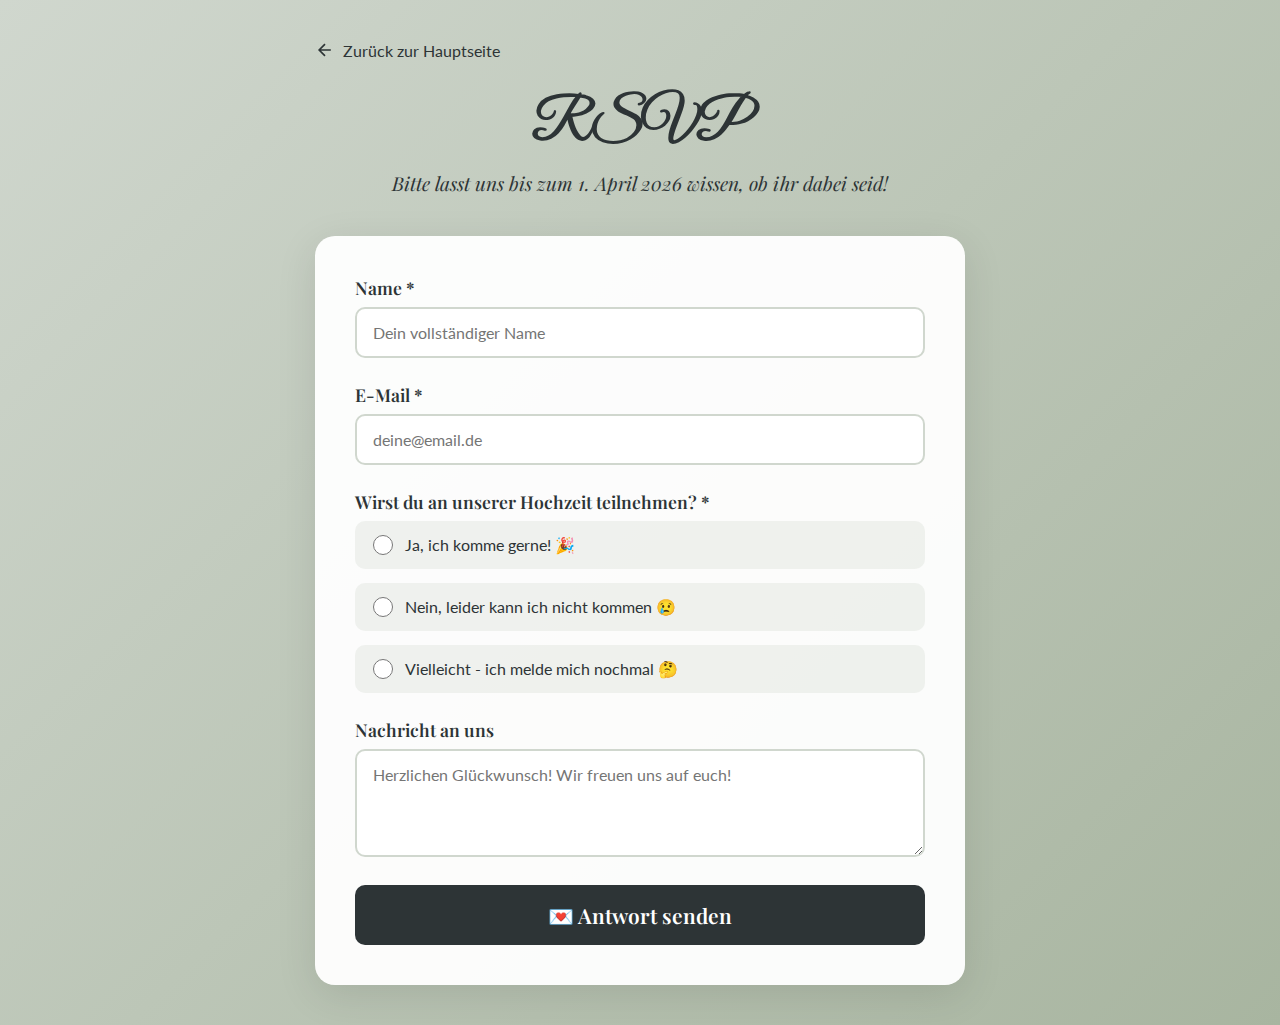
<file: hochzeit/rsvp.html>
<!DOCTYPE html>
<html lang="de">
  <head>
    <meta charset="UTF-8" />
    <meta name="viewport" content="width=device-width, initial-scale=1.0" />
    <meta name="color-scheme" content="light only" />
    <title>RSVP - Jan & Joana</title>
    <link rel="preconnect" href="https://fonts.googleapis.com" />
    <link rel="preconnect" href="https://fonts.gstatic.com" crossorigin />
    <link
      href="https://fonts.googleapis.com/css2?family=Great+Vibes&family=Playfair+Display:wght@400;600;700&family=Lato:wght@300;400;700&family=Montserrat:wght@400;700&display=swap"
      rel="stylesheet"
    />
    <link
      rel="icon"
      type="image/svg+xml"
      href="data:image/svg+xml,<svg xmlns='http://www.w3.org/2000/svg' viewBox='0 0 100 100'><text y='0.9em' font-size='90'>💍</text></svg>"
    />
    <link rel="stylesheet" href="rsvp.css" />
  </head>
  <body>
    <div class="rsvp-page-container">
      <a href="index.html" class="back-link">
        <svg
          viewBox="0 0 24 24"
          fill="none"
          stroke="currentColor"
          stroke-width="2"
        >
          <path d="M19 12H5M12 19l-7-7 7-7" />
        </svg>
        Zurück zur Hauptseite
      </a>

      <div class="page-header">
        <h1>RSVP</h1>
        <p>Bitte lasst uns bis zum 1. April 2026 wissen, ob ihr dabei seid!</p>
      </div>

      <div class="rsvp-card">
        <form
          id="rsvpForm"
          action="https://docs.google.com/forms/d/e/1FAIpQLScSVOodADafzDHE8qC4RLEIpPF26f2ZwpO7cTJ1MlI7KigrYg/formResponse"
          method="POST"
          target="hidden_iframe"
        >
          <div class="form-group">
            <label for="name" class="form-label">Name *</label>
            <input
              type="text"
              id="name"
              name="entry.2114606884"
              required
              class="form-input"
              placeholder="Dein vollständiger Name"
            />
          </div>

          <div class="form-group">
            <label for="email" class="form-label">E-Mail *</label>
            <input
              type="email"
              id="email"
              name="entry.2058424189"
              required
              class="form-input"
              placeholder="deine@email.de"
            />
          </div>

          <div class="form-group">
            <label class="form-label"
              >Wirst du an unserer Hochzeit teilnehmen? *</label
            >
            <div class="radio-group">
              <label class="radio-label">
                <input
                  type="radio"
                  name="entry.2071026655"
                  value="Ja, ich komme gerne!"
                  required
                />
                <span class="radio-text">Ja, ich komme gerne! 🎉</span>
              </label>
              <label class="radio-label">
                <input
                  type="radio"
                  name="entry.2071026655"
                  value="Nein, leider kann ich nicht"
                />
                <span class="radio-text"
                  >Nein, leider kann ich nicht kommen 😢</span
                >
              </label>
              <label class="radio-label">
                <input
                  type="radio"
                  name="entry.2071026655"
                  value="Vielleicht - ich melde mich nochmal"
                />
                <span class="radio-text"
                  >Vielleicht - ich melde mich nochmal 🤔</span
                >
              </label>
            </div>
          </div>

          <div class="form-group" id="guestCountGroup" style="display: none">
            <label for="guestCount" class="form-label"
              >Anzahl der Gäste (inkl. dir)</label
            >
            <select id="guestCount" name="entry.615218508" class="form-select">
              <option value="1">1 Person</option>
              <option value="2">2 Personen</option>
              <option value="3">3 Personen</option>
              <option value="4">4 Personen</option>
              <option value="5+">5+ Personen</option>
            </select>
          </div>

          <div class="form-group" id="dietaryGroup" style="display: none">
            <label for="dietary" class="form-label"
              >Besondere Ernährungswünsche</label
            >
            <textarea
              id="dietary"
              name="entry.1262614715"
              rows="3"
              class="form-textarea"
              placeholder="z.B. vegetarisch, vegan, Allergien, etc."
            ></textarea>
          </div>

          <div class="form-group">
            <label for="message" class="form-label">Nachricht an uns</label>
            <textarea
              id="message"
              name="entry.898837310"
              rows="4"
              class="form-textarea"
              placeholder="Herzlichen Glückwunsch! Wir freuen uns auf euch!"
            ></textarea>
          </div>

          <button type="submit" class="rsvp-submit-btn" id="submitBtn">
            <span class="btn-text">💌 Antwort senden</span>
            <span class="btn-loading" style="display: none"
              >Wird gesendet...</span
            >
          </button>
        </form>

        <!-- Hidden iframe for form submission -->
        <iframe
          name="hidden_iframe"
          id="hidden_iframe"
          style="display: none"
        ></iframe>

        <!-- Success message for YES -->
        <div id="rsvpSuccessYes" class="rsvp-success" style="display: none">
          <span class="success-icon">💍</span>
          <h3>Vielen Dank!</h3>
          <p>
            Wir haben deine Zusage erhalten und freuen uns riesig darauf, diesen
            besonderen Tag mit dir zu feiern!
          </p>
          <div class="success-buttons">
            <button class="calendar-btn" onclick="downloadCalendarEvent()">
              <svg
                viewBox="0 0 24 24"
                fill="none"
                stroke="currentColor"
                stroke-width="2"
              >
                <rect x="3" y="4" width="18" height="18" rx="2" ry="2" />
                <line x1="16" y1="2" x2="16" y2="6" />
                <line x1="8" y1="2" x2="8" y2="6" />
                <line x1="3" y1="10" x2="21" y2="10" />
              </svg>
              Zum Kalender hinzufügen
            </button>
            <button class="rsvp-reset-btn" onclick="resetForm()">
              Neue Antwort senden
            </button>
            <a href="index.html" class="home-btn">Zurück zur Hauptseite</a>
          </div>
        </div>

        <!-- Success message for NO -->
        <div id="rsvpSuccessNo" class="rsvp-success" style="display: none">
          <span class="success-icon">💔</span>
          <h3>Schade!</h3>
          <p>
            Wir werden dich vermissen! Danke, dass du uns Bescheid gegeben hast.
          </p>
          <div class="success-buttons">
            <button class="rsvp-reset-btn" onclick="resetForm()">
              Doch dabei? Antwort ändern
            </button>
            <a href="index.html" class="home-btn">Zurück zur Hauptseite</a>
          </div>
        </div>

        <!-- Success message for MAYBE -->
        <div id="rsvpSuccessMaybe" class="rsvp-success" style="display: none">
          <span class="success-icon">🤞</span>
          <h3>Alles klar!</h3>
          <p>
            Wir drücken die Daumen, dass es klappt! Bitte gib uns bis spätestens
            1. April 2026 Bescheid, damit wir planen können.
          </p>
          <div class="success-buttons">
            <button class="rsvp-reset-btn" onclick="resetForm()">
              Antwort aktualisieren
            </button>
            <a href="index.html" class="home-btn">Zurück zur Hauptseite</a>
          </div>
        </div>
      </div>
    </div>

    <script src="rsvp.js"></script>
  </body>
</html>
</file>
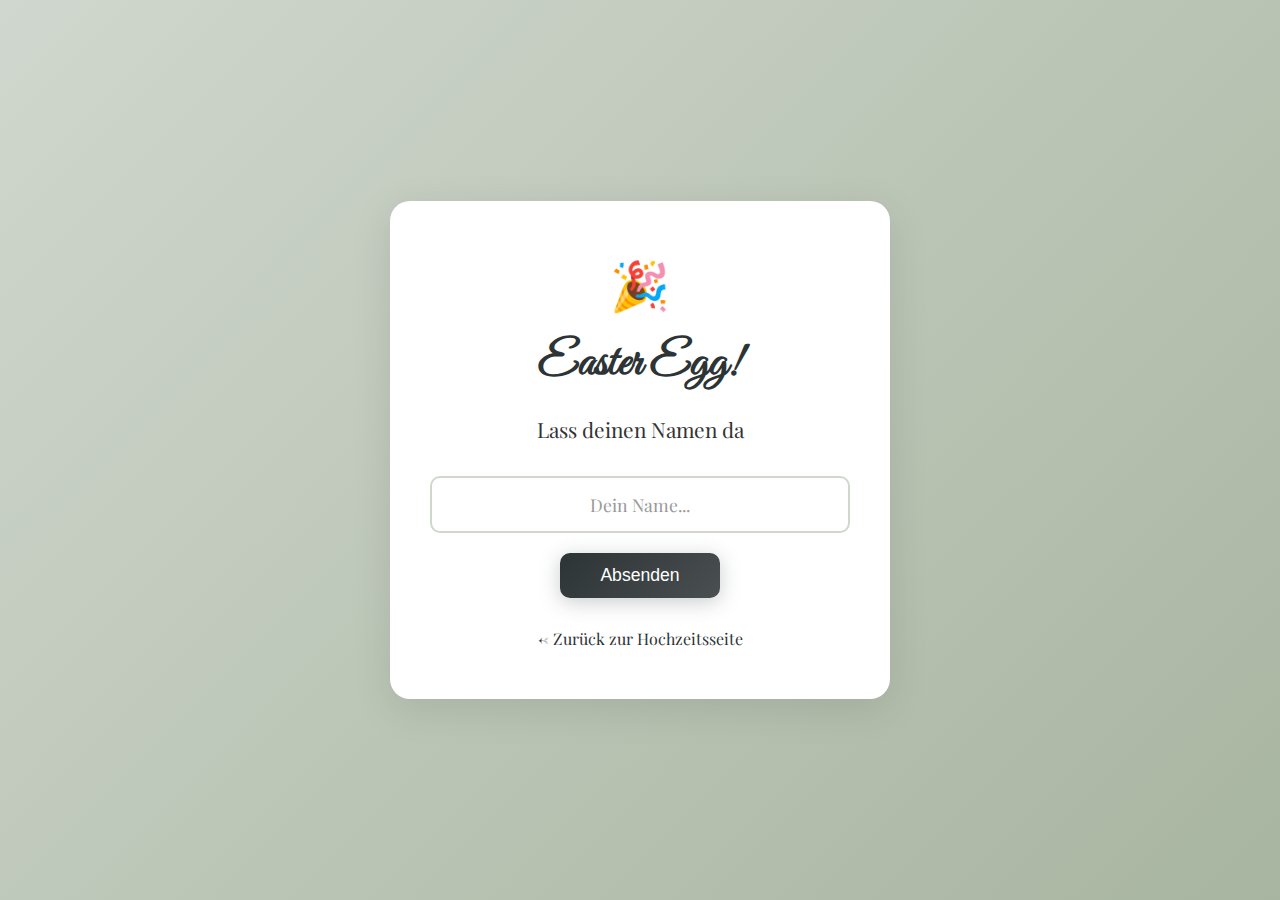
<file: hochzeit/easteregg/easteregg.html>
<!DOCTYPE html>
<html lang="de">
  <head>
    <meta charset="UTF-8" />
    <meta name="viewport" content="width=device-width, initial-scale=1.0" />
    <title>Easter Egg! 🎉</title>
    <link rel="preconnect" href="https://fonts.googleapis.com" />
    <link rel="preconnect" href="https://fonts.gstatic.com" crossorigin />
    <link
      href="https://fonts.googleapis.com/css2?family=Great+Vibes&family=Playfair+Display:wght@400;600;700&display=swap"
      rel="stylesheet"
    />
    <link rel="stylesheet" href="easteregg.css" />
  </head>
  <body>
    <div class="easter-egg-container" id="easterEggContainer">
      <span class="emoji" id="secretTrigger" title="🤫">🎉</span>
      <h1>Easter Egg!</h1>
      <p class="message">Lass deinen Namen da</p>

      <div class="input-group">
        <input
          type="text"
          id="nameInput"
          placeholder="Dein Name..."
          maxlength="50"
        />
        <button class="submit-btn" onclick="submitName()">Absenden</button>
      </div>

      <p class="thank-you" id="thankYou">✨ Vielen Dank! ✨</p>

      <a href="../index.html" class="back-link">← Zurück zur Hochzeitsseite</a>
    </div>

    <!-- Hidden Easter Easter Egg Game -->
    <div class="game-container" id="gameContainer">
      <!-- Name Entry Screen -->
      <div class="game-name-entry" id="gameNameEntry">
        <h2>💒 Hochzeitslauf 💒</h2>
        <p class="game-name-prompt">Wie heißt du?</p>
        <input
          type="text"
          id="playerNameInput"
          placeholder="Dein Name..."
          maxlength="30"
        />
        <button class="game-start-btn" onclick="setPlayerName()">
          Spielen!
        </button>
        <button class="back-to-egg-btn" onclick="hideGame()">← Zurück</button>
      </div>

      <!-- Game Screen -->
      <div class="game-screen" id="gameScreen" style="display: none">
        <div class="game-header">
          <h2>💒 Hochzeitslauf 💒</h2>
          <p class="game-player-name">
            Spieler: <span id="currentPlayerName"></span>
          </p>
          <p class="game-instruction">
            Drücke LEERTASTE oder tippe um zu springen!
          </p>
          <div class="game-score">Score: <span id="score">0</span></div>
          <div class="game-highscore">
            Highscore: <span id="highscore">0</span>
          </div>
        </div>

        <div class="game-canvas-wrapper">
          <canvas id="gameCanvas" width="600" height="250"></canvas>
          <div class="game-overlay" id="gameOverlay">
            <div class="game-start-text" id="gameStartText">
              <span class="game-emoji">💍</span>
              <p>Tippe oder drücke LEERTASTE zum Starten</p>
            </div>
            <div class="game-over-text" id="gameOverText" style="display: none">
              <span class="game-emoji">💔</span>
              <p>Game Over!</p>
              <p class="final-score">Score: <span id="finalScore">0</span></p>
              <button
                class="submit-score-btn"
                id="submitScoreBtn"
                onclick="submitHighscore()"
              >
                🏆 Highscore einreichen
              </button>
              <p
                class="score-submitted"
                id="scoreSubmitted"
                style="display: none"
              >
                ✨ Eingesendet! ✨
              </p>
              <p class="retry-text">
                Tippe oder drücke LEERTASTE zum Neustarten
              </p>
            </div>
          </div>
        </div>

        <button class="back-to-egg-btn" onclick="hideGame()">← Zurück</button>
      </div>
    </div>

    <script src="easteregg.js"></script>
  </body>
</html>
</file>
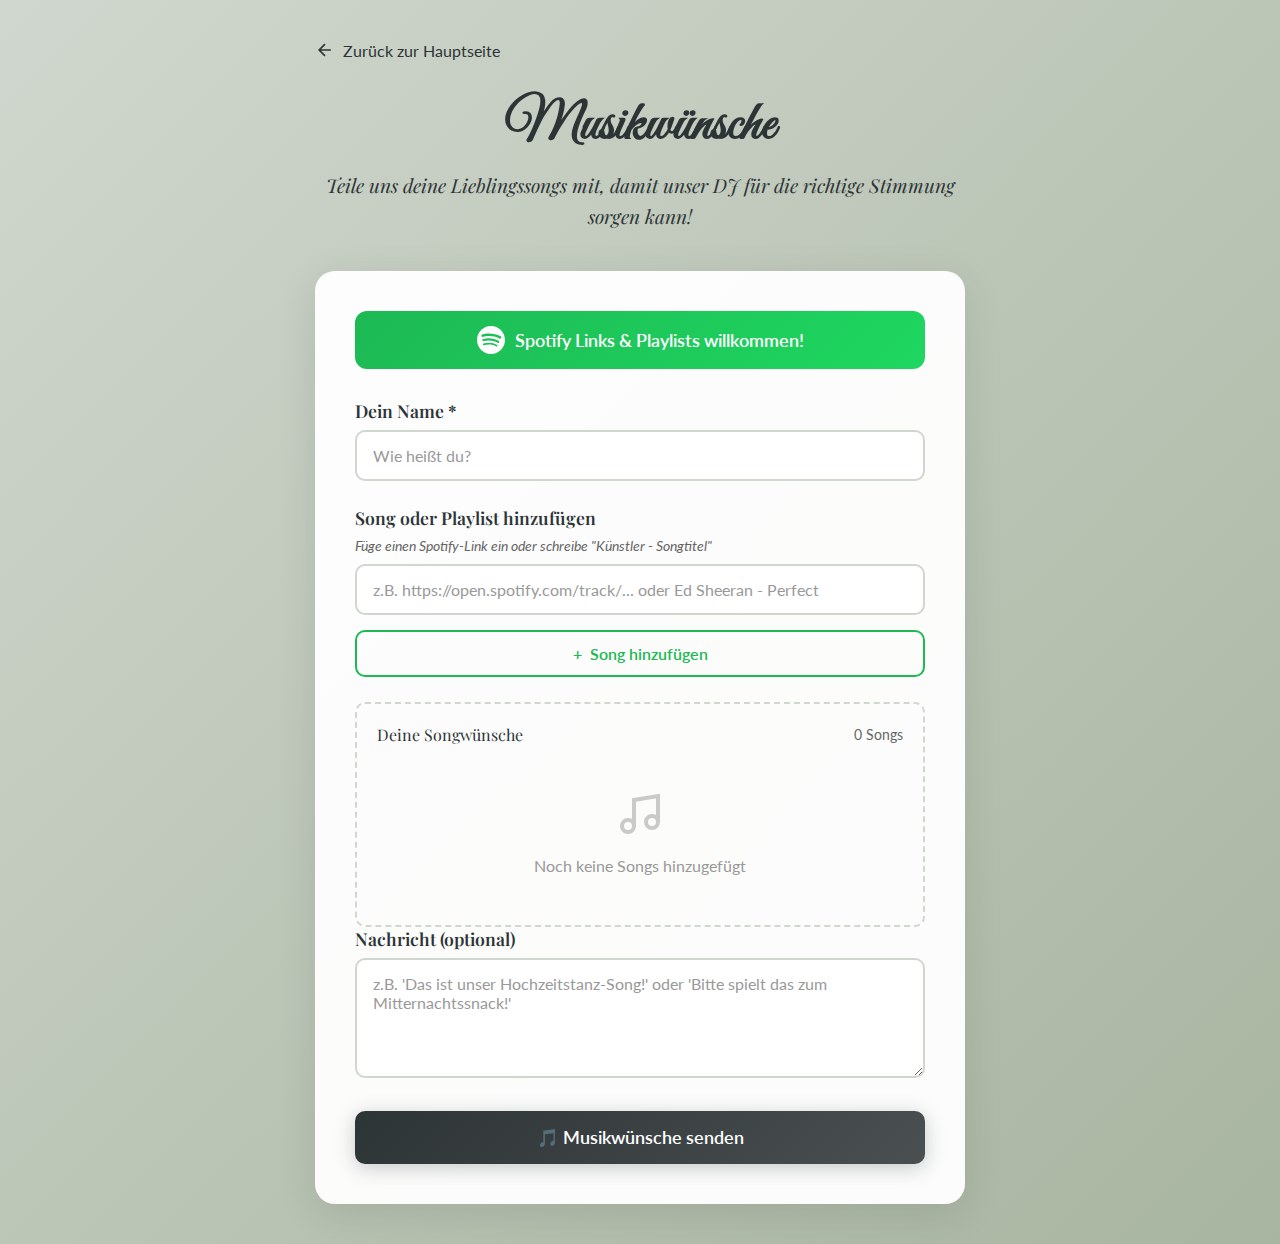
<file: hochzeit/playlist/playlist.html>
<!DOCTYPE html>
<html lang="de">
  <head>
    <meta charset="UTF-8" />
    <meta name="viewport" content="width=device-width, initial-scale=1.0" />
    <meta name="color-scheme" content="light only" />
    <title>Musikwünsche - Jan & Joana</title>
    <link rel="preconnect" href="https://fonts.googleapis.com" />
    <link rel="preconnect" href="https://fonts.gstatic.com" crossorigin />
    <link
      href="https://fonts.googleapis.com/css2?family=Great+Vibes&family=Playfair+Display:wght@400;600;700&family=Lato:wght@300;400;700&family=Montserrat:wght@400;700&display=swap"
      rel="stylesheet"
    />
    <link
      rel="icon"
      type="image/svg+xml"
      href="data:image/svg+xml,<svg xmlns='http://www.w3.org/2000/svg' viewBox='0 0 100 100'><text y='0.9em' font-size='90'>🎵</text></svg>"
    />
    <link rel="stylesheet" href="playlist.css" />
  </head>
  <body>
    <div class="playlist-page-container">
      <a href="../index.html" class="back-link">
        <svg
          viewBox="0 0 24 24"
          fill="none"
          stroke="currentColor"
          stroke-width="2"
        >
          <path d="M19 12H5M12 19l-7-7 7-7" />
        </svg>
        Zurück zur Hauptseite
      </a>

      <div class="page-header">
        <h1>Musikwünsche</h1>
        <p>
          Teile uns deine Lieblingssongs mit, damit unser DJ für die richtige
          Stimmung sorgen kann!
        </p>
      </div>

      <div class="playlist-card">
        <form id="playlistForm">
          <div class="spotify-badge">
            <svg viewBox="0 0 24 24" fill="currentColor">
              <path
                d="M12 0C5.4 0 0 5.4 0 12s5.4 12 12 12 12-5.4 12-12S18.66 0 12 0zm5.521 17.34c-.24.359-.66.48-1.021.24-2.82-1.74-6.36-2.101-10.561-1.141-.418.122-.779-.179-.899-.539-.12-.421.18-.78.54-.9 4.56-1.021 8.52-.6 11.64 1.32.42.18.479.659.301 1.02zm1.44-3.3c-.301.42-.841.6-1.262.3-3.239-1.98-8.159-2.58-11.939-1.38-.479.12-1.02-.12-1.14-.6-.12-.48.12-1.021.6-1.141C9.6 9.9 15 10.561 18.72 12.84c.361.181.54.78.241 1.2zm.12-3.36C15.24 8.4 8.82 8.16 5.16 9.301c-.6.179-1.2-.181-1.38-.721-.18-.601.18-1.2.72-1.381 4.26-1.26 11.28-1.02 15.721 1.621.539.3.719 1.02.419 1.56-.299.421-1.02.599-1.559.3z"
              />
            </svg>
            Spotify Links & Playlists willkommen!
          </div>

          <div class="form-group">
            <label for="name" class="form-label">Dein Name *</label>
            <input
              type="text"
              id="name"
              required
              class="form-input"
              placeholder="Wie heißt du?"
            />
          </div>

          <div class="form-group">
            <label for="songInput" class="form-label"
              >Song oder Playlist hinzufügen</label
            >
            <p class="form-hint">
              Füge einen Spotify-Link ein oder schreibe "Künstler - Songtitel"
            </p>
            <input
              type="text"
              id="songInput"
              class="form-input"
              placeholder="z.B. https://open.spotify.com/track/... oder Ed Sheeran - Perfect"
            />
            <button type="button" class="add-song-btn" onclick="addSong()">
              <span>+</span> Song hinzufügen
            </button>
          </div>

          <div class="song-list" id="songList">
            <div class="song-list-header">
              <span class="song-list-title">Deine Songwünsche</span>
              <span class="song-count" id="songCount">0 Songs</span>
            </div>
            <div id="songItems">
              <div class="empty-state" id="emptyState">
                <svg
                  viewBox="0 0 24 24"
                  fill="none"
                  stroke="currentColor"
                  stroke-width="2"
                >
                  <path d="M9 18V5l12-2v13" />
                  <circle cx="6" cy="18" r="3" />
                  <circle cx="18" cy="16" r="3" />
                </svg>
                <p>Noch keine Songs hinzugefügt</p>
              </div>
            </div>
          </div>

          <div class="form-group">
            <label for="message" class="form-label">Nachricht (optional)</label>
            <textarea
              id="message"
              class="form-textarea"
              placeholder="z.B. 'Das ist unser Hochzeitstanz-Song!' oder 'Bitte spielt das zum Mitternachtssnack!'"
            ></textarea>
          </div>

          <button type="submit" class="playlist-submit-btn" id="submitBtn">
            <span class="btn-text">🎵 Musikwünsche senden</span>
            <span class="btn-loading" style="display: none"
              >Wird gesendet...</span
            >
          </button>
        </form>

        <div id="playlistSuccess" class="playlist-success">
          <span class="success-icon">🎶</span>
          <h3>Vielen Dank!</h3>
          <p>
            Deine Musikwünsche wurden an unseren DJ weitergeleitet. Wir freuen
            uns darauf, mit dir zu deinen Songs zu tanzen!
          </p>
          <div class="success-buttons">
            <button class="reset-btn" onclick="resetForm()">
              Weitere Songs senden
            </button>
            <a href="../index.html" class="home-btn">Zurück zur Hauptseite</a>
          </div>
        </div>
      </div>
    </div>

    <script src="playlist.js"></script>
  </body>
</html>
</file>
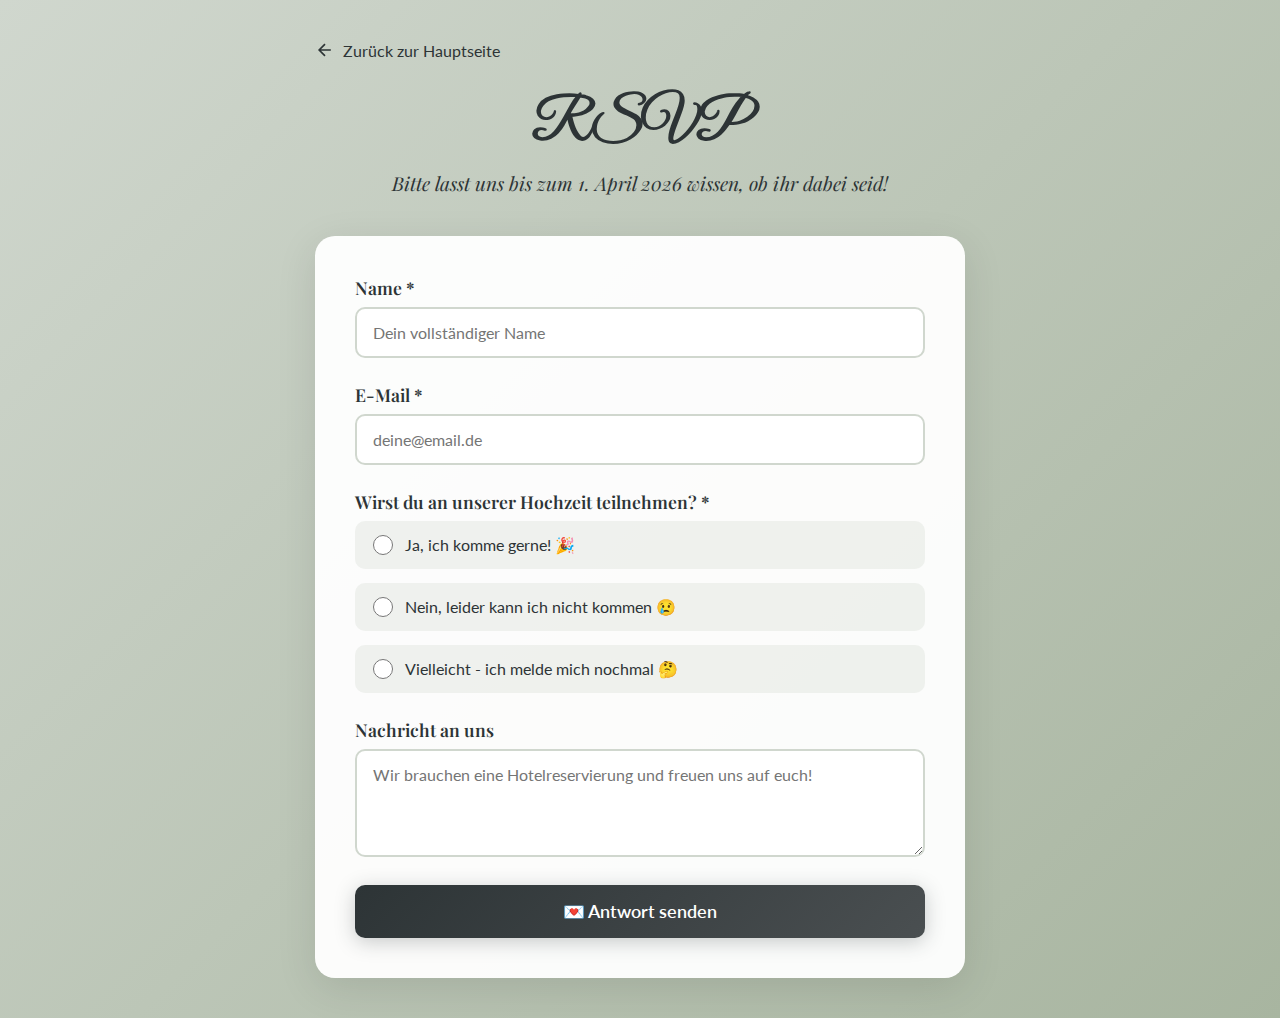
<file: hochzeit/rsvp/rsvp.html>
<!DOCTYPE html>
<html lang="de">
  <head>
    <meta charset="UTF-8" />
    <meta name="viewport" content="width=device-width, initial-scale=1.0" />
    <meta name="color-scheme" content="light only" />
    <title>RSVP - Jan & Joana</title>
    <link rel="preconnect" href="https://fonts.googleapis.com" />
    <link rel="preconnect" href="https://fonts.gstatic.com" crossorigin />
    <link
      href="https://fonts.googleapis.com/css2?family=Great+Vibes&family=Playfair+Display:wght@400;600;700&family=Lato:wght@300;400;700&family=Montserrat:wght@400;700&display=swap"
      rel="stylesheet"
    />
    <link
      rel="icon"
      type="image/svg+xml"
      href="data:image/svg+xml,<svg xmlns='http://www.w3.org/2000/svg' viewBox='0 0 100 100'><text y='0.9em' font-size='90'>💍</text></svg>"
    />
    <link rel="stylesheet" href="rsvp.css" />
  </head>
  <body>
    <div class="rsvp-page-container">
      <a href="../index.html" class="back-link">
        <svg
          viewBox="0 0 24 24"
          fill="none"
          stroke="currentColor"
          stroke-width="2"
        >
          <path d="M19 12H5M12 19l-7-7 7-7" />
        </svg>
        Zurück zur Hauptseite
      </a>

      <div class="page-header">
        <h1>RSVP</h1>
        <p>Bitte lasst uns bis zum 1. April 2026 wissen, ob ihr dabei seid!</p>
      </div>

      <div class="rsvp-card">
        <form
          id="rsvpForm"
          action="https://docs.google.com/forms/d/e/1FAIpQLScSVOodADafzDHE8qC4RLEIpPF26f2ZwpO7cTJ1MlI7KigrYg/formResponse"
          method="POST"
          target="hidden_iframe"
        >
          <div class="form-group">
            <label for="name" class="form-label">Name *</label>
            <input
              type="text"
              id="name"
              name="entry.2114606884"
              required
              class="form-input"
              placeholder="Dein vollständiger Name"
            />
          </div>

          <div class="form-group">
            <label for="email" class="form-label">E-Mail *</label>
            <input
              type="email"
              id="email"
              name="entry.2058424189"
              required
              class="form-input"
              placeholder="deine@email.de"
            />
          </div>

          <div class="form-group">
            <label class="form-label"
              >Wirst du an unserer Hochzeit teilnehmen? *</label
            >
            <div class="radio-group">
              <label class="radio-label">
                <input
                  type="radio"
                  name="entry.2071026655"
                  value="Ja, ich komme gerne!"
                  required
                />
                <span class="radio-text">Ja, ich komme gerne! 🎉</span>
              </label>
              <label class="radio-label">
                <input
                  type="radio"
                  name="entry.2071026655"
                  value="Nein, leider kann ich nicht"
                />
                <span class="radio-text"
                  >Nein, leider kann ich nicht kommen 😢</span
                >
              </label>
              <label class="radio-label">
                <input
                  type="radio"
                  name="entry.2071026655"
                  value="Vielleicht - ich melde mich nochmal"
                />
                <span class="radio-text"
                  >Vielleicht - ich melde mich nochmal 🤔</span
                >
              </label>
            </div>
          </div>

          <div class="form-group" id="guestCountGroup" style="display: none">
            <label for="guestCount" class="form-label"
              >Anzahl der Gäste (inkl. dir)</label
            >
            <select id="guestCount" name="entry.615218508" class="form-select">
              <option value="1">1 Person</option>
              <option value="2">2 Personen</option>
              <option value="3">3 Personen</option>
              <option value="4">4 Personen</option>
              <option value="5+">5+ Personen</option>
            </select>
          </div>

          <div class="form-group" id="dietaryGroup" style="display: none">
            <label for="dietary" class="form-label"
              >Besondere Ernährungswünsche</label
            >
            <textarea
              id="dietary"
              name="entry.1262614715"
              rows="3"
              class="form-textarea"
              placeholder="z.B. vegetarisch, vegan, Allergien, etc."
            ></textarea>
          </div>

          <div class="form-group">
            <label for="message" class="form-label">Nachricht an uns</label>
            <textarea
              id="message"
              name="entry.898837310"
              rows="4"
              class="form-textarea"
              placeholder="Wir brauchen eine Hotelreservierung und freuen uns auf euch!"
            ></textarea>
          </div>

          <button type="submit" class="rsvp-submit-btn" id="submitBtn">
            <span class="btn-text">💌 Antwort senden</span>
            <span class="btn-loading" style="display: none"
              >Wird gesendet...</span
            >
          </button>
        </form>

        <!-- Hidden iframe for form submission -->
        <iframe
          name="hidden_iframe"
          id="hidden_iframe"
          style="display: none"
        ></iframe>

        <!-- Success message for YES -->
        <div id="rsvpSuccessYes" class="rsvp-success" style="display: none">
          <span class="success-icon">💍</span>
          <h3>Vielen Dank!</h3>
          <p>
            Wir haben deine Zusage erhalten und freuen uns riesig darauf, diesen
            besonderen Tag mit dir zu feiern!
          </p>
          <div class="success-buttons">
            <button class="calendar-btn" onclick="downloadCalendarEvent()">
              <svg
                viewBox="0 0 24 24"
                fill="none"
                stroke="currentColor"
                stroke-width="2"
              >
                <rect x="3" y="4" width="18" height="18" rx="2" ry="2" />
                <line x1="16" y1="2" x2="16" y2="6" />
                <line x1="8" y1="2" x2="8" y2="6" />
                <line x1="3" y1="10" x2="21" y2="10" />
              </svg>
              Zum Kalender hinzufügen
            </button>
            <button class="rsvp-reset-btn" onclick="resetForm()">
              Neue Antwort senden
            </button>
            <a href="../index.html" class="home-btn">Zurück zur Hauptseite</a>
          </div>
        </div>

        <!-- Success message for NO -->
        <div id="rsvpSuccessNo" class="rsvp-success" style="display: none">
          <span class="success-icon">💔</span>
          <h3>Schade!</h3>
          <p>
            Wir werden dich vermissen! Danke, dass du uns Bescheid gegeben hast.
          </p>
          <div class="success-buttons">
            <button class="rsvp-reset-btn" onclick="resetForm()">
              Doch dabei? Antwort ändern
            </button>
            <a href="../index.html" class="home-btn">Zurück zur Hauptseite</a>
          </div>
        </div>

        <!-- Success message for MAYBE -->
        <div id="rsvpSuccessMaybe" class="rsvp-success" style="display: none">
          <span class="success-icon">🤞</span>
          <h3>Alles klar!</h3>
          <p>
            Wir drücken die Daumen, dass es klappt! Bitte gib uns bis spätestens
            1. April 2026 Bescheid, damit wir planen können.
          </p>
          <div class="success-buttons">
            <button class="rsvp-reset-btn" onclick="resetForm()">
              Antwort aktualisieren
            </button>
            <a href="../index.html" class="home-btn">Zurück zur Hauptseite</a>
          </div>
        </div>
      </div>
    </div>

    <script src="rsvp.js"></script>
  </body>
</html>
</file>
<file: hochzeit/style.css>
* {
  margin: 0;
  padding: 0;
  box-sizing: border-box;
}

body {
  font-family: "Lato", sans-serif;
  overflow-x: hidden;
  overflow-y: auto;
}

html {
  scroll-behavior: smooth;
}

/* Hintergrund */
.bg {
  position: absolute;
  top: 0;
  left: 0;
  width: 100%;
  height: 100%;
  overflow: hidden;
  z-index: -1;
  background: #1a1a1a;
}

.slideshow {
  display: flex;
  height: 100%;
  animation: scroll 60s linear infinite;
  gap: 0;
  will-change: transform;
}

@media (max-width: 768px) {
  .slideshow {
    animation: scroll 40s linear infinite;
  }
}

.slideshow img {
  width: auto;
  height: 100%;
  object-fit: contain;
  object-position: center;
  filter: brightness(60%);
  display: block;
  flex-shrink: 0;
  backface-visibility: hidden;
  transform: translateZ(0);
}

@keyframes scroll {
  0% {
    transform: translateX(0);
  }
  100% {
    transform: translateX(-100%);
  }
}

.hero-section {
  position: relative;
  height: 80vh;
  overflow: hidden;
  z-index: 0;
}

@media (max-width: 768px) {
  .hero-section {
    height: 80vh;
    position: relative;
  }

  .top-section {
    position: sticky;
    top: 0;
    z-index: 100;
    height: auto;
    min-height: 120px;
    padding: 10px 15px 15px 15px;
  }
}

.top-section {
  position: relative;
  height: 20vh;
  min-height: 140px;
  background: #d0d7ce;
  display: flex;
  flex-direction: column;
  justify-content: center;
  align-items: center;
  padding: 20px 20px 30px 20px;
}

.top-section h1 {
  color: #2d5016;
  text-shadow: none;
  margin-bottom: 15px;
  margin-top: 20px;
  font-family: "Great Vibes", cursive;
  font-weight: 400;
  font-size: 5rem;
  line-height: 1;
}

@media (max-width: 768px) {
  .top-section h1 {
    font-size: 3rem;
    margin-bottom: 10px;
    margin-top: 10px;
  }
}

@media (max-width: 480px) {
  .top-section h1 {
    font-size: 2.3rem;
    margin-bottom: 8px;
    margin-top: 5px;
  }
}

.top-section .nav-bar a {
  color: #2d5016;
  text-shadow: none;
}

.info-section {
  background: #d0d7ce;
  padding: 80px 20px;
  color: #2d5016;
  min-height: 100vh;
  position: relative;
  overflow: hidden;
  z-index: 1;
  display: flex;
  align-items: center;
  justify-content: center;
}

.info-content {
  max-width: 800px;
  margin: 0 auto;
  text-align: center;
}

.content {
  text-align: center;
  color: white;
  padding: 20px;
}

.nav-bar {
  margin-top: 0;
  display: flex;
  gap: 30px;
  justify-content: center;
  flex-wrap: wrap;
}

.nav-bar a {
  color: white;
  text-decoration: none;
  font-size: 1.2rem;
  font-family: "Playfair Display", serif;
  font-style: normal;
  text-shadow: 2px 2px 4px rgba(0, 0, 0, 0.5);
  transition: transform 0.2s;
  border-bottom: 1px solid transparent;
  padding-bottom: 2px;
}

.top-section .nav-bar a {
  border-bottom: 1px solid #2d5016;
}

.nav-bar a:hover {
  transform: scale(1.1);
}

.bottom-text {
  position: absolute;
  top: 50%;
  left: 50%;
  transform: translate(-50%, -50%);
  text-align: center;
  color: white;
  font-size: 4rem;
  font-family: "Playfair Display", serif;
  font-style: italic;
  text-shadow: 2px 2px 4px rgba(0, 0, 0, 0.5);
  font-weight: 700;
  white-space: nowrap;
  max-width: 90%;
}

h1 {
  font-size: 5rem;
  margin-bottom: 10px;
  font-family: "Playfair Display", serif;
  font-style: italic;
  text-shadow: 2px 2px 4px rgba(0, 0, 0, 0.5);
  font-weight: 700;
}

h2 {
  font-size: 1.5rem;
  margin-bottom: 30px;
  font-family: "Playfair Display", serif;
  font-style: normal;
  font-weight: 700;
}

#countdown {
  font-size: 2rem;
  font-weight: 400;
  margin-top: 20px;
  font-family: "Playfair Display", serif;
  font-style: normal;
}

/* Mobile Responsiveness */
@media (max-width: 768px) {
  .nav-bar {
    gap: 12px;
    margin-top: 5px;
  }

  .nav-bar a {
    font-size: 0.95rem;
    padding-bottom: 1px;
  }

  .nav-bar {
    gap: 15px;
  }

  .nav-bar a {
    font-size: 1rem;
  }

  .bottom-text {
    font-size: 2.5rem;
    padding: 0 10px;
    white-space: normal;
    line-height: 1.2;
  }

  .slideshow img {
    image-rendering: auto;
    backface-visibility: hidden;
    -webkit-backface-visibility: hidden;
  }

  h2 {
    font-size: 1.2rem;
  }

  #countdown {
    font-size: 1.5rem;
  }

  .info-content h2 {
    font-size: 2rem !important;
  }

  .info-content p {
    font-size: 1rem !important;
  }

  .info-section {
    padding: 60px 15px;
  }
}

@media (max-width: 480px) {
  .nav-bar {
    gap: 10px;
  }

  .nav-bar a {
    font-size: 0.9rem;
  }

  .bottom-text {
    font-size: 2rem;
    white-space: normal;
    line-height: 1.2;
  }

  #countdown {
    font-size: 1.2rem;
  }
}

/* Location Section Styles */
.location-container {
  display: flex;
  gap: 30px;
  margin: 30px 0;
  max-width: 1200px;
  margin-left: auto;
  margin-right: auto;
}

.location-map {
  flex: 1;
  min-height: 400px;
  border-radius: 8px;
  overflow: hidden;
  box-shadow: 0 4px 6px rgba(0, 0, 0, 0.1);
}

.location-gallery {
  flex: 1;
  position: relative;
  min-height: 400px;
  border-radius: 8px;
  overflow: hidden;
  box-shadow: 0 4px 6px rgba(0, 0, 0, 0.1);
  background: #1a1a1a;
}

.location-gallery img {
  width: 100%;
  height: 400px;
  object-fit: cover;
  display: block;
}

.gallery-arrow {
  position: absolute;
  top: 50%;
  transform: translateY(-50%);
  background: rgba(255, 255, 255, 0.8);
  color: #2d5016;
  border: none;
  font-size: 2rem;
  padding: 15px 20px;
  cursor: pointer;
  z-index: 10;
  transition: background 0.3s;
  border-radius: 4px;
}

.gallery-arrow:hover {
  background: rgba(255, 255, 255, 1);
}

.gallery-arrow-left {
  left: 15px;
}

.gallery-arrow-right {
  right: 15px;
}

@media (max-width: 768px) {
  .location-container {
    flex-direction: column;
    gap: 20px;
  }

  .location-map,
  .location-gallery {
    min-height: 300px;
  }

  .location-gallery img {
    height: 300px;
  }

  .gallery-arrow {
    font-size: 1.5rem;
    padding: 10px 15px;
  }
}

/* Schedule List Styles */
.schedule-list {
  max-width: 700px;
  margin: 0 auto;
}

.schedule-item {
  display: flex;
  justify-content: space-between;
  align-items: center;
  padding: 25px 40px;
  margin-bottom: 20px;
  background: rgba(255, 255, 255, 0.5);
  border: 2px solid #2d5016;
  border-radius: 10px;
  transition: transform 0.2s, box-shadow 0.2s;
  opacity: 0;
  transform: translateY(30px);
  transition: opacity 0.6s ease-out, transform 0.6s ease-out;
}

.schedule-item-visible {
  opacity: 1;
  transform: translateY(0);
}

.schedule-item:hover {
  transform: translateY(-3px);
  box-shadow: 0 5px 15px rgba(45, 80, 22, 0.2);
}

.schedule-time {
  font-size: 1.8rem;
  font-weight: bold;
  color: #2d5016;
  font-family: "Playfair Display", serif;
  min-width: 120px;
}

.schedule-title {
  font-size: 1.5rem;
  color: #2d5016;
  font-family: "Playfair Display", serif;
  text-align: right;
  flex: 1;
}

@media (max-width: 768px) {
  .schedule-item {
    padding: 20px 25px;
    flex-direction: column;
    text-align: center;
    gap: 10px;
  }

  .schedule-time {
    font-size: 1.5rem;
    min-width: auto;
  }

  .schedule-title {
    font-size: 1.3rem;
    text-align: center;
  }
}

/* FAQ Styles */
.faq-container {
  max-width: 800px;
  margin: 0 auto;
  text-align: left;
}

.faq-item {
  margin-bottom: 25px;
  border: 2px solid #2d5016;
  border-radius: 10px;
  overflow: hidden;
  background: rgba(255, 255, 255, 0.5);
  transition: box-shadow 0.3s;
}

.faq-item:hover {
  box-shadow: 0 5px 15px rgba(45, 80, 22, 0.2);
}

.faq-question {
  font-family: "Playfair Display", serif;
  font-size: 1.4rem;
  font-weight: 700;
  color: #2d5016;
  padding: 20px 30px;
  cursor: pointer;
  background: rgba(208, 215, 206, 0.3);
  transition: background 0.3s;
}

.faq-question:hover {
  background: rgba(208, 215, 206, 0.5);
}

.faq-answer {
  font-family: "Lato", sans-serif;
  font-size: 1.1rem;
  line-height: 1.6;
  color: #2d5016;
  padding: 20px 30px;
}

@media (max-width: 768px) {
  .faq-question {
    font-size: 1.2rem;
    padding: 15px 20px;
  }

  .faq-answer {
    font-size: 1rem;
    padding: 15px 20px;
  }
}

/* Contact Styles */
.contact-section {
  max-width: 600px;
  margin: 0 auto;
}

.contact-heading {
  font-family: "Playfair Display", serif;
  font-size: 1.8rem;
  color: #2d5016;
  margin-bottom: 30px;
  font-weight: 700;
}

.contact-group {
  margin-bottom: 35px;
}

.contact-subheading {
  font-family: "Playfair Display", serif;
  font-size: 1.4rem;
  color: #2d5016;
  margin-bottom: 15px;
  font-weight: 600;
}

.contact-name {
  font-family: "Lato", sans-serif;
  font-size: 1.2rem;
  color: #2d5016;
  margin-bottom: 8px;
}

.rsvp-section {
  margin-top: 50px;
  padding: 30px;
  background: rgba(255, 255, 255, 0.5);
  border: 2px solid #2d5016;
  border-radius: 10px;
}

.rsvp-text {
  font-family: "Playfair Display", serif;
  font-size: 1.3rem;
  color: #2d5016;
  margin-bottom: 15px;
}

.contact-details {
  font-family: "Lato", sans-serif;
  font-size: 1.1rem;
  color: #2d5016;
}

.contact-details a {
  color: #2d5016;
  text-decoration: none;
  border-bottom: 1px solid #2d5016;
  transition: color 0.3s, border-color 0.3s;
}

.contact-details a:hover {
  color: #1a3a0d;
  border-color: #1a3a0d;
}

@media (max-width: 768px) {
  .contact-heading {
    font-size: 1.5rem;
  }

  .contact-subheading {
    font-size: 1.2rem;
  }

  .contact-name {
    font-size: 1.1rem;
  }

  .rsvp-section {
    padding: 20px;
  }

  .rsvp-text {
    font-size: 1.1rem;
  }

  .contact-details {
    font-size: 1rem;
  }
}
</file>
<file: hochzeit/easteregg.css>
/* ==========================================================================
   Easter Egg Page Styles
   ========================================================================== */

/* CSS Variables for easy theme customization */
:root {
  /* Primary accent colors */
  --accent-primary: #2d3436;
  --accent-primary-hover: #1e2324;
  --accent-primary-light: #4a4f51;

  /* Background colors */
  --bg-primary: #d0d7ce;
  --bg-secondary: #a8b5a0;
  --bg-gradient: linear-gradient(
    135deg,
    var(--bg-primary) 0%,
    var(--bg-secondary) 100%
  );

  /* Text colors */
  --text-dark: #2d3436;
  --text-light: #333;
  --text-muted: #666;
  --text-placeholder: #999;
}

/* Reset */
* {
  margin: 0;
  padding: 0;
  box-sizing: border-box;
}

body {
  font-family: "Playfair Display", serif;
  background: var(--bg-gradient);
  min-height: 100vh;
  display: flex;
  justify-content: center;
  align-items: center;
  padding: 20px;
}

.easter-egg-container {
  background: white;
  padding: 50px 40px;
  border-radius: 20px;
  box-shadow: 0 10px 40px rgba(0, 0, 0, 0.1);
  text-align: center;
  max-width: 500px;
  width: 100%;
  animation: fadeIn 0.6s ease-out;
}

@keyframes fadeIn {
  from {
    opacity: 0;
    transform: translateY(-20px);
  }
  to {
    opacity: 1;
    transform: translateY(0);
  }
}

h1 {
  font-family: "Great Vibes", cursive;
  font-size: 3rem;
  color: var(--accent-primary);
  margin-bottom: 20px;
  line-height: 1.2;
}

.message {
  font-size: 1.3rem;
  color: var(--text-light);
  margin-bottom: 30px;
  line-height: 1.6;
}

.emoji {
  font-size: 3rem;
  margin-bottom: 20px;
  display: block;
  animation: bounce 2s infinite;
}

@keyframes bounce {
  0%,
  100% {
    transform: translateY(0);
  }
  50% {
    transform: translateY(-10px);
  }
}

.input-group {
  margin-top: 30px;
}

input[type="text"] {
  width: 100%;
  padding: 15px;
  font-size: 1.1rem;
  font-family: "Playfair Display", serif;
  border: 2px solid var(--bg-primary);
  border-radius: 10px;
  outline: none;
  transition: border-color 0.3s;
  text-align: center;
}

input[type="text"]:focus {
  border-color: var(--accent-primary);
}

input[type="text"]::placeholder {
  color: var(--text-placeholder);
}

.submit-btn {
  margin-top: 20px;
  padding: 12px 40px;
  font-size: 1.1rem;
  font-family: "Playfair Display", serif;
  background-color: var(--accent-primary);
  color: white;
  border: none;
  border-radius: 10px;
  cursor: pointer;
  transition: all 0.3s;
}

.submit-btn:hover {
  background-color: var(--accent-primary-hover);
  transform: translateY(-2px);
  box-shadow: 0 5px 15px rgba(45, 80, 22, 0.3);
}

.back-link {
  margin-top: 30px;
  display: inline-block;
  color: var(--accent-primary);
  text-decoration: none;
  font-size: 1rem;
  transition: opacity 0.3s;
}

.back-link:hover {
  opacity: 0.7;
}

.thank-you {
  display: none;
  font-size: 1.2rem;
  color: var(--accent-primary);
  margin-top: 20px;
  animation: fadeIn 0.6s ease-out;
}

@media (max-width: 480px) {
  .easter-egg-container {
    padding: 30px 20px;
  }

  h1 {
    font-size: 2.2rem;
  }

  .message {
    font-size: 1.1rem;
  }
}
</file>
<file: hochzeit/playlist.css>
/* ==========================================================================
   Playlist Page Styles
   ========================================================================== */

/* CSS Variables for easy theme customization */
:root {
  /* Primary accent colors */
  --accent-primary: #2d3436;
  --accent-primary-hover: #1e2324;
  --accent-primary-light: #4a4f51;

  /* Background colors */
  --bg-primary: #d0d7ce;
  --bg-secondary: #a8b5a0;
  --bg-gradient: linear-gradient(
    135deg,
    var(--bg-primary) 0%,
    var(--bg-secondary) 100%
  );

  /* Text colors */
  --text-dark: #2d3436;
  --text-light: #333;
  --text-muted: #666;
  --text-placeholder: #999;

  /* Shadows & Overlays */
  --shadow-accent: rgba(45, 52, 54, 0.25);
  --shadow-accent-hover: rgba(45, 52, 54, 0.35);

  /* Spotify colors */
  --spotify-green: #1db954;
  --spotify-green-light: #1ed760;
}

/* Reset */
* {
  margin: 0;
  padding: 0;
  box-sizing: border-box;
}

html {
  color-scheme: light only;
}

body {
  font-family: "Lato", sans-serif;
  background: var(--bg-gradient);
  min-height: 100vh;
  padding: 40px 20px;
}

.playlist-page-container {
  max-width: 650px;
  margin: 0 auto;
}

.back-link {
  display: inline-flex;
  align-items: center;
  gap: 8px;
  color: var(--accent-primary);
  text-decoration: none;
  font-size: 1rem;
  margin-bottom: 30px;
  transition: color 0.3s ease;
}

.back-link:hover {
  color: var(--accent-primary-hover);
}

.back-link svg {
  width: 20px;
  height: 20px;
}

.page-header {
  text-align: center;
  margin-bottom: 40px;
}

.page-header h1 {
  font-family: "Great Vibes", cursive;
  font-size: 3.5rem;
  color: var(--accent-primary);
  margin-bottom: 10px;
}

.page-header p {
  font-family: "Playfair Display", serif;
  font-size: 1.2rem;
  color: var(--accent-primary);
  font-style: italic;
  line-height: 1.6;
}

.playlist-card {
  background: rgba(255, 255, 255, 0.95);
  padding: 40px;
  border-radius: 20px;
  box-shadow: 0 10px 40px rgba(0, 0, 0, 0.1);
}

.spotify-badge {
  display: flex;
  align-items: center;
  justify-content: center;
  gap: 10px;
  margin-bottom: 30px;
  padding: 15px;
  background: linear-gradient(
    135deg,
    var(--spotify-green) 0%,
    var(--spotify-green-light) 100%
  );
  border-radius: 12px;
  color: white;
  font-weight: 600;
  font-size: 1.1rem;
}

.spotify-badge svg {
  width: 28px;
  height: 28px;
}

.form-group {
  margin-bottom: 25px;
}

.form-label {
  display: block;
  font-family: "Playfair Display", serif;
  font-size: 1.1rem;
  font-weight: 600;
  color: var(--accent-primary);
  margin-bottom: 8px;
}

.form-hint {
  font-size: 0.9rem;
  color: var(--text-muted);
  margin-bottom: 10px;
  font-style: italic;
}

.form-input,
.form-textarea {
  width: 100%;
  padding: 14px 16px;
  border: 2px solid var(--bg-primary);
  border-radius: 10px;
  font-family: "Lato", sans-serif;
  font-size: 1rem;
  color: var(--accent-primary);
  background: white;
  transition: border-color 0.3s ease, box-shadow 0.3s ease;
}

.form-input:focus,
.form-textarea:focus {
  outline: none;
  border-color: var(--accent-primary);
  box-shadow: 0 0 0 4px rgba(45, 80, 22, 0.1);
}

.form-textarea {
  resize: vertical;
  min-height: 120px;
}

.form-input::placeholder,
.form-textarea::placeholder {
  color: var(--text-placeholder);
}

.song-list {
  margin-top: 20px;
  border: 2px dashed var(--bg-primary);
  border-radius: 10px;
  padding: 20px;
  min-height: 100px;
}

.song-list-header {
  display: flex;
  justify-content: space-between;
  align-items: center;
  margin-bottom: 15px;
}

.song-list-title {
  font-family: "Playfair Display", serif;
  font-size: 1rem;
  color: var(--accent-primary);
}

.song-count {
  font-size: 0.9rem;
  color: var(--text-muted);
}

.song-item {
  display: flex;
  align-items: center;
  gap: 12px;
  padding: 12px 15px;
  background: rgba(29, 185, 84, 0.1);
  border-radius: 8px;
  margin-bottom: 10px;
  animation: slideIn 0.3s ease;
}

@keyframes slideIn {
  from {
    opacity: 0;
    transform: translateX(-10px);
  }
  to {
    opacity: 1;
    transform: translateX(0);
  }
}

.song-item:last-child {
  margin-bottom: 0;
}

.song-icon {
  color: var(--spotify-green);
  font-size: 1.2rem;
}

.song-info {
  flex: 1;
  overflow: hidden;
}

.song-title {
  font-weight: 600;
  color: var(--accent-primary);
  white-space: nowrap;
  overflow: hidden;
  text-overflow: ellipsis;
}

.song-link {
  font-size: 0.85rem;
  color: var(--text-muted);
  white-space: nowrap;
  overflow: hidden;
  text-overflow: ellipsis;
}

.remove-song {
  background: none;
  border: none;
  color: var(--text-placeholder);
  cursor: pointer;
  padding: 5px;
  transition: color 0.3s;
  font-size: 1.2rem;
}

.remove-song:hover {
  color: #e74c3c;
}

.add-song-btn {
  width: 100%;
  padding: 12px;
  background: transparent;
  border: 2px solid var(--spotify-green);
  border-radius: 10px;
  color: var(--spotify-green);
  font-family: "Lato", sans-serif;
  font-size: 1rem;
  font-weight: 600;
  cursor: pointer;
  transition: all 0.3s ease;
  display: flex;
  align-items: center;
  justify-content: center;
  gap: 8px;
  margin-top: 15px;
}

.add-song-btn:hover {
  background: var(--spotify-green);
  color: white;
}

.playlist-submit-btn {
  width: 100%;
  padding: 16px 30px;
  background: linear-gradient(
    135deg,
    var(--accent-primary) 0%,
    var(--accent-primary-light) 100%
  );
  color: white;
  border: none;
  border-radius: 10px;
  font-family: "Lato", sans-serif;
  font-size: 1.1rem;
  font-weight: 600;
  cursor: pointer;
  transition: all 0.3s ease;
  display: flex;
  align-items: center;
  justify-content: center;
  gap: 10px;
  margin-top: 30px;
  position: relative;
  overflow: hidden;
  box-shadow: 0 4px 20px var(--shadow-accent);
}

.playlist-submit-btn::before {
  content: "";
  position: absolute;
  top: 0;
  left: -100%;
  width: 100%;
  height: 100%;
  background: linear-gradient(
    90deg,
    transparent,
    rgba(255, 255, 255, 0.2),
    transparent
  );
  transition: left 0.5s ease;
}

.playlist-submit-btn:hover::before {
  left: 100%;
}

.playlist-submit-btn:hover {
  transform: translateY(-3px);
  box-shadow: 0 8px 30px var(--shadow-accent-hover);
}

.playlist-submit-btn:disabled {
  background: var(--bg-secondary);
  cursor: not-allowed;
  transform: none;
  box-shadow: none;
}

.btn-loading {
  display: inline-flex;
  align-items: center;
  gap: 8px;
}

.btn-loading::after {
  content: "";
  width: 18px;
  height: 18px;
  border: 2px solid #ffffff;
  border-top: 2px solid transparent;
  border-radius: 50%;
  animation: spin 1s linear infinite;
}

@keyframes spin {
  0% {
    transform: rotate(0deg);
  }
  100% {
    transform: rotate(360deg);
  }
}

.playlist-success {
  text-align: center;
  padding: 50px 30px;
  display: none;
}

.success-icon {
  font-size: 4rem;
  margin-bottom: 25px;
  display: block;
  animation: bounce 2s infinite;
}

@keyframes bounce {
  0%,
  100% {
    transform: translateY(0);
  }
  50% {
    transform: translateY(-10px);
  }
}

.playlist-success h3 {
  font-family: "Great Vibes", cursive;
  font-size: 2.5rem;
  color: var(--accent-primary);
  margin-bottom: 20px;
}

.playlist-success p {
  font-family: "Lato", sans-serif;
  font-size: 1.15rem;
  color: var(--accent-primary);
  margin-bottom: 30px;
  line-height: 1.6;
}

.success-buttons {
  display: flex;
  justify-content: center;
  gap: 15px;
  flex-wrap: wrap;
}

.reset-btn {
  padding: 14px 28px;
  background: transparent;
  color: var(--accent-primary);
  border: 2px solid var(--accent-primary);
  border-radius: 8px;
  font-family: "Lato", sans-serif;
  font-size: 1rem;
  cursor: pointer;
  transition: all 0.3s ease;
}

.reset-btn:hover {
  background: var(--accent-primary);
  color: white;
}

.home-btn {
  padding: 14px 28px;
  background: linear-gradient(
    135deg,
    var(--accent-primary) 0%,
    var(--accent-primary-light) 100%
  );
  color: white;
  border: none;
  border-radius: 8px;
  font-family: "Lato", sans-serif;
  font-size: 1.1rem;
  cursor: pointer;
  transition: all 0.3s ease;
  text-decoration: none;
  display: inline-block;
  position: relative;
  overflow: hidden;
  box-shadow: 0 4px 20px var(--shadow-accent);
}

.home-btn::before {
  content: "";
  position: absolute;
  top: 0;
  left: -100%;
  width: 100%;
  height: 100%;
  background: linear-gradient(
    90deg,
    transparent,
    rgba(255, 255, 255, 0.2),
    transparent
  );
  transition: left 0.5s ease;
}

.home-btn:hover::before {
  left: 100%;
}

.home-btn:hover {
  transform: translateY(-3px);
  box-shadow: 0 8px 30px var(--shadow-accent-hover);
}

.empty-state {
  text-align: center;
  padding: 30px;
  color: var(--text-placeholder);
}

.empty-state svg {
  width: 48px;
  height: 48px;
  margin-bottom: 15px;
  opacity: 0.5;
}

@media (max-width: 768px) {
  body {
    padding: 20px 15px;
  }

  .page-header h1 {
    font-size: 2.5rem;
  }

  .playlist-card {
    padding: 25px 20px;
  }

  .form-input,
  .form-textarea {
    padding: 12px 14px;
    font-size: 0.95rem;
  }

  .playlist-submit-btn {
    padding: 14px 24px;
    font-size: 1.1rem;
  }

  .playlist-success h3 {
    font-size: 2rem;
  }

  .success-buttons {
    flex-direction: column;
  }

  .reset-btn,
  .home-btn {
    width: 100%;
  }
}
</file>
<file: hochzeit/rsvp.css>
/* ==========================================================================
   RSVP Page Styles
   ========================================================================== */

/* CSS Variables for easy theme customization */
:root {
  /* Primary accent colors */
  --accent-primary: #2d3436;
  --accent-primary-hover: #1e2324;
  --accent-primary-light: #4a4f51;

  /* Background colors */
  --bg-primary: #d0d7ce;
  --bg-secondary: #a8b5a0;
  --bg-gradient: linear-gradient(
    135deg,
    var(--bg-primary) 0%,
    var(--bg-secondary) 100%
  );

  /* Text colors */
  --text-dark: #2d3436;
  --text-light: #333;
  --text-muted: #666;
  --text-placeholder: #999;
}

/* Reset */
* {
  margin: 0;
  padding: 0;
  box-sizing: border-box;
}

html {
  color-scheme: light only;
}

body {
  font-family: "Lato", sans-serif;
  background: var(--bg-gradient);
  min-height: 100vh;
  padding: 40px 20px;
}

.rsvp-page-container {
  max-width: 650px;
  margin: 0 auto;
}

.back-link {
  display: inline-flex;
  align-items: center;
  gap: 8px;
  color: var(--accent-primary);
  text-decoration: none;
  font-size: 1rem;
  margin-bottom: 30px;
  transition: color 0.3s ease;
}

.back-link:hover {
  color: var(--accent-primary-hover);
}

.back-link svg {
  width: 20px;
  height: 20px;
}

.page-header {
  text-align: center;
  margin-bottom: 40px;
}

.page-header h1 {
  font-family: "Great Vibes", cursive;
  font-size: 3.5rem;
  color: var(--accent-primary);
  margin-bottom: 10px;
}

.page-header p {
  font-family: "Playfair Display", serif;
  font-size: 1.2rem;
  color: var(--accent-primary);
  font-style: italic;
}

.rsvp-card {
  background: rgba(255, 255, 255, 0.95);
  padding: 40px;
  border-radius: 20px;
  box-shadow: 0 10px 40px rgba(0, 0, 0, 0.1);
}

.form-group {
  margin-bottom: 25px;
}

.form-label {
  display: block;
  font-family: "Playfair Display", serif;
  font-size: 1.1rem;
  font-weight: 600;
  color: var(--accent-primary);
  margin-bottom: 8px;
}

.form-input,
.form-select,
.form-textarea {
  width: 100%;
  padding: 14px 16px;
  border: 2px solid var(--bg-primary);
  border-radius: 10px;
  font-family: "Lato", sans-serif;
  font-size: 1rem;
  color: var(--accent-primary);
  background: white;
  transition: border-color 0.3s ease, box-shadow 0.3s ease;
}

.form-input:focus,
.form-select:focus,
.form-textarea:focus {
  outline: none;
  border-color: var(--accent-primary);
  box-shadow: 0 0 0 4px rgba(45, 80, 22, 0.1);
}

.form-textarea {
  resize: vertical;
  min-height: 100px;
}

.radio-group {
  display: flex;
  flex-direction: column;
  gap: 14px;
}

.radio-label {
  display: flex;
  align-items: center;
  cursor: pointer;
  font-family: "Lato", sans-serif;
  font-size: 1rem;
  color: var(--accent-primary);
  padding: 12px 16px;
  background: rgba(208, 215, 206, 0.3);
  border-radius: 10px;
  border: 2px solid transparent;
  transition: all 0.3s ease;
}

.radio-label:hover {
  background: rgba(208, 215, 206, 0.5);
}

.radio-label:has(input:checked) {
  border-color: var(--accent-primary);
  background: rgba(45, 80, 22, 0.1);
}

.radio-label input[type="radio"] {
  margin-right: 12px;
  width: 20px;
  height: 20px;
  accent-color: var(--accent-primary);
}

.radio-text {
  flex: 1;
}

.rsvp-submit-btn {
  width: 100%;
  padding: 16px 30px;
  background: var(--accent-primary);
  color: white;
  border: none;
  border-radius: 10px;
  font-family: "Playfair Display", serif;
  font-size: 1.3rem;
  font-weight: 600;
  cursor: pointer;
  transition: background 0.3s ease, transform 0.2s ease, box-shadow 0.3s ease;
  display: flex;
  align-items: center;
  justify-content: center;
  gap: 10px;
  margin-top: 10px;
}

.rsvp-submit-btn:hover {
  background: var(--accent-primary-hover);
  transform: translateY(-3px);
  box-shadow: 0 6px 20px rgba(45, 80, 22, 0.3);
}

.rsvp-submit-btn:disabled {
  background: var(--bg-secondary);
  cursor: not-allowed;
  transform: none;
  box-shadow: none;
}

.btn-loading {
  display: inline-flex;
  align-items: center;
  gap: 8px;
}

.btn-loading::after {
  content: "";
  width: 18px;
  height: 18px;
  border: 2px solid #ffffff;
  border-top: 2px solid transparent;
  border-radius: 50%;
  animation: spin 1s linear infinite;
}

@keyframes spin {
  0% {
    transform: rotate(0deg);
  }
  100% {
    transform: rotate(360deg);
  }
}

.rsvp-success {
  text-align: center;
  padding: 50px 30px;
}

.success-icon {
  font-size: 4rem;
  margin-bottom: 25px;
  display: block;
  animation: bounce 2s infinite;
}

@keyframes bounce {
  0%,
  100% {
    transform: translateY(0);
  }
  50% {
    transform: translateY(-10px);
  }
}

.rsvp-success h3 {
  font-family: "Great Vibes", cursive;
  font-size: 2.5rem;
  color: var(--accent-primary);
  margin-bottom: 20px;
}

.rsvp-success p {
  font-family: "Lato", sans-serif;
  font-size: 1.15rem;
  color: var(--accent-primary);
  margin-bottom: 30px;
  line-height: 1.6;
}

.rsvp-reset-btn {
  padding: 14px 28px;
  background: transparent;
  color: var(--accent-primary);
  border: 2px solid var(--accent-primary);
  border-radius: 8px;
  font-family: "Lato", sans-serif;
  font-size: 1rem;
  cursor: pointer;
  transition: all 0.3s ease;
  margin-right: 15px;
}

.rsvp-reset-btn:hover {
  background: var(--accent-primary);
  color: white;
}

.home-btn {
  padding: 14px 28px;
  background: var(--accent-primary);
  color: white;
  border: none;
  border-radius: 8px;
  font-family: "Lato", sans-serif;
  font-size: 1rem;
  cursor: pointer;
  transition: all 0.3s ease;
  text-decoration: none;
  display: inline-block;
}

.home-btn:hover {
  background: var(--accent-primary-hover);
}

.success-buttons {
  display: flex;
  justify-content: center;
  gap: 15px;
  flex-wrap: wrap;
}

.calendar-btn {
  padding: 14px 28px;
  background: linear-gradient(
    135deg,
    var(--accent-primary) 0%,
    var(--accent-primary-light) 100%
  );
  color: white;
  border: none;
  border-radius: 8px;
  font-family: "Lato", sans-serif;
  font-size: 1rem;
  cursor: pointer;
  transition: all 0.3s ease;
  display: inline-flex;
  align-items: center;
  gap: 8px;
}

.calendar-btn:hover {
  background: linear-gradient(
    135deg,
    var(--accent-primary-hover) 0%,
    var(--accent-primary) 100%
  );
  transform: translateY(-2px);
  box-shadow: 0 4px 15px rgba(45, 80, 22, 0.3);
}

.calendar-btn svg {
  width: 18px;
  height: 18px;
}

@media (max-width: 768px) {
  body {
    padding: 20px 15px;
  }

  .page-header h1 {
    font-size: 2.5rem;
  }

  .rsvp-card {
    padding: 25px 20px;
  }

  .form-input,
  .form-select,
  .form-textarea {
    padding: 12px 14px;
    font-size: 0.95rem;
  }

  .rsvp-submit-btn {
    padding: 14px 24px;
    font-size: 1.1rem;
  }

  .rsvp-success h3 {
    font-size: 2rem;
  }

  .success-buttons {
    flex-direction: column;
  }

  .rsvp-reset-btn,
  .home-btn,
  .calendar-btn {
    width: 100%;
    margin: 0;
  }
}
</file>
<file: hochzeit/easteregg/easteregg.css>
/* ==========================================================================
   Easter Egg Page Styles
   ========================================================================== */

/* CSS Variables for easy theme customization */
:root {
  /* Primary accent colors */
  --accent-primary: #2d3436;
  --accent-primary-hover: #1e2324;
  --accent-primary-light: #4a4f51;

  /* Background colors */
  --bg-primary: #d0d7ce;
  --bg-secondary: #a8b5a0;
  --bg-gradient: linear-gradient(
    135deg,
    var(--bg-primary) 0%,
    var(--bg-secondary) 100%
  );

  /* Text colors */
  --text-dark: #2d3436;
  --text-light: #333;
  --text-muted: #666;
  --text-placeholder: #999;

  /* Shadows & Overlays */
  --shadow-accent: rgba(45, 52, 54, 0.25);
  --shadow-accent-hover: rgba(45, 52, 54, 0.35);
}

/* Reset */
* {
  margin: 0;
  padding: 0;
  box-sizing: border-box;
}

body {
  font-family: "Playfair Display", serif;
  background: var(--bg-gradient);
  min-height: 100vh;
  display: flex;
  justify-content: center;
  align-items: center;
  padding: 10px;
}

/* Fixed back button in top left */
.main-back-link {
  position: fixed;
  top: 20px;
  left: 20px;
  display: inline-flex;
  align-items: center;
  gap: 8px;
  color: var(--accent-primary);
  text-decoration: none;
  font-size: 1rem;
  transition: color 0.3s ease;
  z-index: 1000;
}

.main-back-link:hover {
  color: var(--accent-primary-hover);
}

.main-back-link svg {
  width: 20px;
  height: 20px;
}

.easter-egg-container {
  background: white;
  padding: 50px 40px;
  border-radius: 20px;
  box-shadow: 0 10px 40px rgba(0, 0, 0, 0.1);
  text-align: center;
  max-width: 500px;
  width: 100%;
  animation: fadeIn 0.6s ease-out;
}

@keyframes fadeIn {
  from {
    opacity: 0;
    transform: translateY(-20px);
  }
  to {
    opacity: 1;
    transform: translateY(0);
  }
}

h1 {
  font-family: "Great Vibes", cursive;
  font-size: 3rem;
  color: var(--accent-primary);
  margin-bottom: 20px;
  line-height: 1.2;
}

.message {
  font-size: 1.3rem;
  color: var(--text-light);
  margin-bottom: 30px;
  line-height: 1.6;
}

.emoji {
  font-size: 3rem;
  margin-bottom: 20px;
  display: block;
  animation: bounce 2s infinite;
}

@keyframes bounce {
  0%,
  100% {
    transform: translateY(0);
  }
  50% {
    transform: translateY(-10px);
  }
}

.input-group {
  margin-top: 30px;
}

input[type="text"] {
  width: 100%;
  padding: 15px;
  font-size: 1.1rem;
  font-family: "Playfair Display", serif;
  border: 2px solid var(--bg-primary);
  border-radius: 10px;
  outline: none;
  transition: border-color 0.3s;
  text-align: center;
}

input[type="text"]:focus {
  border-color: var(--accent-primary);
}

input[type="text"]::placeholder {
  color: var(--text-placeholder);
}

.submit-btn {
  margin-top: 20px;
  padding: 12px 40px;
  font-size: 1.1rem;
  font-family: "Lato", sans-serif;
  background: linear-gradient(
    135deg,
    var(--accent-primary) 0%,
    var(--accent-primary-light) 100%
  );
  color: white;
  border: none;
  border-radius: 10px;
  cursor: pointer;
  transition: all 0.3s ease;
  position: relative;
  overflow: hidden;
  box-shadow: 0 4px 20px var(--shadow-accent);
}

.submit-btn::before {
  content: "";
  position: absolute;
  top: 0;
  left: -100%;
  width: 100%;
  height: 100%;
  background: linear-gradient(
    90deg,
    transparent,
    rgba(255, 255, 255, 0.2),
    transparent
  );
  transition: left 0.5s ease;
}

.submit-btn:hover::before {
  left: 100%;
}

.submit-btn:hover {
  transform: translateY(-3px);
  box-shadow: 0 8px 30px var(--shadow-accent-hover);
}

.back-link {
  margin-top: 30px;
  display: inline-block;
  color: var(--accent-primary);
  text-decoration: none;
  font-size: 1rem;
  transition: opacity 0.3s;
}

.back-link:hover {
  opacity: 0.7;
}

.thank-you {
  display: none;
  font-size: 1.2rem;
  color: var(--accent-primary);
  margin-top: 20px;
  animation: fadeIn 0.6s ease-out;
}

@media (max-width: 480px) {
  .easter-egg-container {
    padding: 30px 20px;
  }

  h1 {
    font-size: 2.2rem;
  }

  .message {
    font-size: 1.1rem;
  }
}

/* ==========================================================================
   Easter Easter Egg - Hidden Game Styles
   ========================================================================== */

.emoji {
  cursor: pointer;
  user-select: none;
  transition: transform 0.2s ease;
}

.emoji:hover {
  transform: scale(1.2);
  animation: none;
}

.emoji:active {
  transform: scale(0.9);
}

/* Game Container - Hidden by default */
.game-container {
  display: none;
  background: white;
  padding: 0;
  border-radius: 20px;
  box-shadow: 0 10px 40px rgba(0, 0, 0, 0.1);
  text-align: center;
  max-width: 680px;
  width: 100%;
  min-height: calc(100vh - 180px);
  margin: 50px auto 10px;
  animation: fadeIn 0.6s ease-out;
}

.game-container.active {
  display: block;
}

.easter-egg-container.hidden {
  display: none;
}

.game-header {
  padding: 8px 20px;
  background: rgba(255, 255, 255, 0.95);
  border-bottom: 1px solid var(--bg-primary);
  border-radius: 20px 20px 0 0;
}

.game-header h2 {
  font-family: "Great Vibes", cursive;
  font-size: 1.5rem;
  color: var(--accent-primary);
  margin: 0 0 5px 0;
}

.game-player-name {
  font-size: 0.85rem;
  color: var(--text-muted);
  margin: 3px 0;
}

.game-player-name span {
  font-weight: 600;
  color: var(--accent-primary);
}

.game-instruction {
  font-size: 1rem;
  color: var(--text-muted);
  margin-bottom: 15px;
}

.game-canvas-wrapper {
  position: relative;
  display: block;
  width: 100%;
  height: calc(100vh - 260px);
  background: linear-gradient(to bottom, #fdf6e3 0%, #faf3e0 100%);
  border-radius: 0 0 20px 20px;
  overflow: hidden;
}

#gameCanvas {
  display: block;
  width: 100%;
  height: 100%;
  touch-action: none;
}

.game-overlay {
  position: absolute;
  top: 0;
  left: 0;
  width: 100%;
  height: 100%;
  display: flex;
  justify-content: center;
  align-items: center;
  background: rgba(255, 255, 255, 0.9);
  transition: opacity 0.3s ease;
}

.game-overlay.hidden {
  opacity: 0;
  pointer-events: none;
}

.game-start-text,
.game-over-text {
  text-align: center;
}

.game-emoji {
  font-size: 3rem;
  display: block;
  margin-bottom: 10px;
  animation: bounce 2s infinite;
}

.game-start-text p,
.game-over-text p {
  color: var(--accent-primary);
  font-size: 1rem;
  margin: 5px 0;
}

.final-score {
  font-size: 1.3rem !important;
  font-weight: 700;
  margin: 10px 0 !important;
}

.retry-text {
  font-size: 0.9rem !important;
  color: var(--text-muted) !important;
}

/* Name Entry Screen */
.game-name-entry {
  padding: 20px;
}

.game-name-entry h2 {
  font-family: "Great Vibes", cursive;
  font-size: 2.5rem;
  color: var(--accent-primary);
  margin-bottom: 20px;
}

.game-name-prompt {
  font-size: 1.2rem;
  color: var(--text-light);
  margin-bottom: 15px;
}

#playerNameInput {
  width: 100%;
  max-width: 300px;
  padding: 12px 15px;
  font-size: 1.1rem;
  font-family: "Playfair Display", serif;
  border: 2px solid var(--bg-primary);
  border-radius: 10px;
  outline: none;
  transition: border-color 0.3s;
  text-align: center;
  margin-bottom: 15px;
}

#playerNameInput:focus {
  border-color: var(--accent-primary);
}

.game-name-buttons {
  display: flex;
  flex-direction: column;
  gap: 10px;
  margin-top: 20px;
  align-items: center;
}

.game-start-btn,
.submit-score-btn {
  display: inline-block;
  padding: 12px 30px;
  font-size: 1.1rem;
  font-family: "Lato", sans-serif;
  background: linear-gradient(
    135deg,
    var(--accent-primary) 0%,
    var(--accent-primary-light) 100%
  );
  color: white;
  border: none;
  border-radius: 10px;
  cursor: pointer;
  transition: all 0.3s ease;
  position: relative;
  overflow: hidden;
  box-shadow: 0 4px 20px var(--shadow-accent);
  margin: 10px 5px;
}

.game-start-btn::before,
.submit-score-btn::before {
  content: "";
  position: absolute;
  top: 0;
  left: -100%;
  width: 100%;
  height: 100%;
  background: linear-gradient(
    90deg,
    transparent,
    rgba(255, 255, 255, 0.2),
    transparent
  );
  transition: left 0.5s ease;
}

.game-start-btn:hover::before,
.submit-score-btn:hover::before {
  left: 100%;
}

.game-start-btn:hover,
.submit-score-btn:hover {
  transform: translateY(-3px);
  box-shadow: 0 8px 30px var(--shadow-accent-hover);
}

.submit-score-btn:disabled {
  opacity: 0.7;
  cursor: not-allowed;
  transform: none;
}

.submit-score-btn:disabled:hover {
  transform: none;
  box-shadow: 0 4px 20px var(--shadow-accent);
}

.score-submitted {
  color: var(--accent-primary);
  font-size: 1.1rem;
  font-weight: 600;
  animation: fadeIn 0.5s ease-out;
}

.game-player-name {
  font-size: 1rem;
  color: var(--text-muted);
  margin-bottom: 5px;
}

.game-player-name span {
  font-weight: 600;
  color: var(--accent-primary);
}

/* Score display styling */
.score-info {
  margin: 5px 0;
}

.game-score,
.game-highscore {
  display: inline-block;
  margin: 0 15px 5px 0;
  font-size: 0.9rem;
  color: var(--text-dark);
}

.game-champion {
  display: block;
  margin: 5px 0 0 0;
  font-size: 0.8rem;
  color: #b8860b;
  font-weight: 600;
}

.back-to-egg-btn {
  margin-top: 20px;
  padding: 12px 30px;
  font-size: 1rem;
  font-family: "Lato", sans-serif;
  background: linear-gradient(
    135deg,
    var(--accent-primary) 0%,
    var(--accent-primary-light) 100%
  );
  color: white;
  border: none;
  border-radius: 10px;
  cursor: pointer;
  transition: all 0.3s ease;
  position: relative;
  overflow: hidden;
  box-shadow: 0 4px 20px var(--shadow-accent);
}

.back-to-egg-btn::before {
  content: "";
  position: absolute;
  top: 0;
  left: -100%;
  width: 100%;
  height: 100%;
  background: linear-gradient(
    90deg,
    transparent,
    rgba(255, 255, 255, 0.2),
    transparent
  );
  transition: left 0.5s ease;
}

.back-to-egg-btn:hover::before {
  left: 100%;
}

.back-to-egg-btn:hover {
  transform: translateY(-3px);
  box-shadow: 0 8px 30px var(--shadow-accent-hover);
}

/* Mobile responsive styles */
@media (max-width: 680px) {
  .game-container {
    padding: 0;
  }

  .game-header {
    padding: 15px;
  }

  .game-header h2 {
    font-size: 1.5rem;
  }

  .game-score,
  .game-highscore,
  .game-champion {
    font-size: 0.85rem;
    margin: 0;
  }

  .score-info {
    flex-direction: column;
    gap: 5px;
    text-align: center;
  }

  .back-to-egg-btn {
    position: fixed;
    bottom: 20px;
    left: 20px;
    z-index: 1000;
    padding: 10px 15px;
    font-size: 0.9rem;
  }
}
</file>
<file: hochzeit/playlist/playlist.css>
/* ==========================================================================
   Playlist Page Styles
   ========================================================================== */

/* CSS Variables for easy theme customization */
:root {
  /* Primary accent colors */
  --accent-primary: #2d3436;
  --accent-primary-hover: #1e2324;
  --accent-primary-light: #4a4f51;

  /* Background colors */
  --bg-primary: #d0d7ce;
  --bg-secondary: #a8b5a0;
  --bg-gradient: linear-gradient(
    135deg,
    var(--bg-primary) 0%,
    var(--bg-secondary) 100%
  );

  /* Text colors */
  --text-dark: #2d3436;
  --text-light: #333;
  --text-muted: #666;
  --text-placeholder: #999;

  /* Shadows & Overlays */
  --shadow-accent: rgba(45, 52, 54, 0.25);
  --shadow-accent-hover: rgba(45, 52, 54, 0.35);

  /* Spotify colors */
  --spotify-green: #1db954;
  --spotify-green-light: #1ed760;
}

/* Reset */
* {
  margin: 0;
  padding: 0;
  box-sizing: border-box;
}

html {
  color-scheme: light only;
}

body {
  font-family: "Lato", sans-serif;
  background: var(--bg-gradient);
  min-height: 100vh;
  padding: 40px 20px;
}

.playlist-page-container {
  max-width: 650px;
  margin: 0 auto;
}

.back-link {
  display: inline-flex;
  align-items: center;
  gap: 8px;
  color: var(--accent-primary);
  text-decoration: none;
  font-size: 1rem;
  margin-bottom: 30px;
  transition: color 0.3s ease;
}

.back-link:hover {
  color: var(--accent-primary-hover);
}

.back-link svg {
  width: 20px;
  height: 20px;
}

.page-header {
  text-align: center;
  margin-bottom: 40px;
}

.page-header h1 {
  font-family: "Great Vibes", cursive;
  font-size: 3.5rem;
  color: var(--accent-primary);
  margin-bottom: 10px;
}

.page-header p {
  font-family: "Playfair Display", serif;
  font-size: 1.2rem;
  color: var(--accent-primary);
  font-style: italic;
  line-height: 1.6;
}

.playlist-card {
  background: rgba(255, 255, 255, 0.95);
  padding: 40px;
  border-radius: 20px;
  box-shadow: 0 10px 40px rgba(0, 0, 0, 0.1);
}

.spotify-badge {
  display: flex;
  align-items: center;
  justify-content: center;
  gap: 10px;
  margin-bottom: 30px;
  padding: 15px;
  background: linear-gradient(
    135deg,
    var(--spotify-green) 0%,
    var(--spotify-green-light) 100%
  );
  border-radius: 12px;
  color: white;
  font-weight: 600;
  font-size: 1.1rem;
}

.spotify-badge svg {
  width: 28px;
  height: 28px;
}

.form-group {
  margin-bottom: 25px;
}

.form-label {
  display: block;
  font-family: "Playfair Display", serif;
  font-size: 1.1rem;
  font-weight: 600;
  color: var(--accent-primary);
  margin-bottom: 8px;
}

.form-hint {
  font-size: 0.9rem;
  color: var(--text-muted);
  margin-bottom: 10px;
  font-style: italic;
}

.form-input,
.form-textarea {
  width: 100%;
  padding: 14px 16px;
  border: 2px solid var(--bg-primary);
  border-radius: 10px;
  font-family: "Lato", sans-serif;
  font-size: 1rem;
  color: var(--accent-primary);
  background: white;
  transition: border-color 0.3s ease, box-shadow 0.3s ease;
}

.form-input:focus,
.form-textarea:focus {
  outline: none;
  border-color: var(--accent-primary);
  box-shadow: 0 0 0 4px rgba(45, 80, 22, 0.1);
}

.form-textarea {
  resize: vertical;
  min-height: 120px;
}

.form-input::placeholder,
.form-textarea::placeholder {
  color: var(--text-placeholder);
}

.song-list {
  margin-top: 20px;
  border: 2px dashed var(--bg-primary);
  border-radius: 10px;
  padding: 20px;
  min-height: 100px;
}

.song-list-header {
  display: flex;
  justify-content: space-between;
  align-items: center;
  margin-bottom: 15px;
}

.song-list-title {
  font-family: "Playfair Display", serif;
  font-size: 1rem;
  color: var(--accent-primary);
}

.song-count {
  font-size: 0.9rem;
  color: var(--text-muted);
}

.song-item {
  display: flex;
  align-items: center;
  gap: 12px;
  padding: 12px 15px;
  background: rgba(29, 185, 84, 0.1);
  border-radius: 8px;
  margin-bottom: 10px;
  animation: slideIn 0.3s ease;
}

@keyframes slideIn {
  from {
    opacity: 0;
    transform: translateX(-10px);
  }
  to {
    opacity: 1;
    transform: translateX(0);
  }
}

.song-item:last-child {
  margin-bottom: 0;
}

.song-icon {
  color: var(--spotify-green);
  font-size: 1.2rem;
}

.song-info {
  flex: 1;
  overflow: hidden;
}

.song-title {
  font-weight: 600;
  color: var(--accent-primary);
  white-space: nowrap;
  overflow: hidden;
  text-overflow: ellipsis;
}

.song-link {
  font-size: 0.85rem;
  color: var(--text-muted);
  white-space: nowrap;
  overflow: hidden;
  text-overflow: ellipsis;
}

.remove-song {
  background: none;
  border: none;
  color: var(--text-placeholder);
  cursor: pointer;
  padding: 5px;
  transition: color 0.3s;
  font-size: 1.2rem;
}

.remove-song:hover {
  color: #e74c3c;
}

.add-song-btn {
  width: 100%;
  padding: 12px;
  background: transparent;
  border: 2px solid var(--spotify-green);
  border-radius: 10px;
  color: var(--spotify-green);
  font-family: "Lato", sans-serif;
  font-size: 1rem;
  font-weight: 600;
  cursor: pointer;
  transition: all 0.3s ease;
  display: flex;
  align-items: center;
  justify-content: center;
  gap: 8px;
  margin-top: 15px;
}

.add-song-btn:hover {
  background: var(--spotify-green);
  color: white;
}

.playlist-submit-btn {
  width: 100%;
  padding: 16px 30px;
  background: linear-gradient(
    135deg,
    var(--accent-primary) 0%,
    var(--accent-primary-light) 100%
  );
  color: white;
  border: none;
  border-radius: 10px;
  font-family: "Lato", sans-serif;
  font-size: 1.1rem;
  font-weight: 600;
  cursor: pointer;
  transition: all 0.3s ease;
  display: flex;
  align-items: center;
  justify-content: center;
  gap: 10px;
  margin-top: 30px;
  position: relative;
  overflow: hidden;
  box-shadow: 0 4px 20px var(--shadow-accent);
}

.playlist-submit-btn::before {
  content: "";
  position: absolute;
  top: 0;
  left: -100%;
  width: 100%;
  height: 100%;
  background: linear-gradient(
    90deg,
    transparent,
    rgba(255, 255, 255, 0.2),
    transparent
  );
  transition: left 0.5s ease;
}

.playlist-submit-btn:hover::before {
  left: 100%;
}

.playlist-submit-btn:hover {
  transform: translateY(-3px);
  box-shadow: 0 8px 30px var(--shadow-accent-hover);
}

.playlist-submit-btn:disabled {
  background: var(--bg-secondary);
  cursor: not-allowed;
  transform: none;
  box-shadow: none;
}

.btn-loading {
  display: inline-flex;
  align-items: center;
  gap: 8px;
}

.btn-loading::after {
  content: "";
  width: 18px;
  height: 18px;
  border: 2px solid #ffffff;
  border-top: 2px solid transparent;
  border-radius: 50%;
  animation: spin 1s linear infinite;
}

@keyframes spin {
  0% {
    transform: rotate(0deg);
  }
  100% {
    transform: rotate(360deg);
  }
}

.playlist-success {
  text-align: center;
  padding: 50px 30px;
  display: none;
}

.success-icon {
  font-size: 4rem;
  margin-bottom: 25px;
  display: block;
  animation: bounce 2s infinite;
}

@keyframes bounce {
  0%,
  100% {
    transform: translateY(0);
  }
  50% {
    transform: translateY(-10px);
  }
}

.playlist-success h3 {
  font-family: "Great Vibes", cursive;
  font-size: 2.5rem;
  color: var(--accent-primary);
  margin-bottom: 20px;
}

.playlist-success p {
  font-family: "Lato", sans-serif;
  font-size: 1.15rem;
  color: var(--accent-primary);
  margin-bottom: 30px;
  line-height: 1.6;
}

.success-buttons {
  display: flex;
  justify-content: center;
  gap: 15px;
  flex-wrap: wrap;
}

.reset-btn {
  padding: 14px 28px;
  background: transparent;
  color: var(--accent-primary);
  border: 2px solid var(--accent-primary);
  border-radius: 8px;
  font-family: "Lato", sans-serif;
  font-size: 1rem;
  cursor: pointer;
  transition: all 0.3s ease;
}

.reset-btn:hover {
  background: var(--accent-primary);
  color: white;
}

.home-btn {
  padding: 14px 28px;
  background: linear-gradient(
    135deg,
    var(--accent-primary) 0%,
    var(--accent-primary-light) 100%
  );
  color: white;
  border: none;
  border-radius: 8px;
  font-family: "Lato", sans-serif;
  font-size: 1.1rem;
  cursor: pointer;
  transition: all 0.3s ease;
  text-decoration: none;
  display: inline-block;
  position: relative;
  overflow: hidden;
  box-shadow: 0 4px 20px var(--shadow-accent);
}

.home-btn::before {
  content: "";
  position: absolute;
  top: 0;
  left: -100%;
  width: 100%;
  height: 100%;
  background: linear-gradient(
    90deg,
    transparent,
    rgba(255, 255, 255, 0.2),
    transparent
  );
  transition: left 0.5s ease;
}

.home-btn:hover::before {
  left: 100%;
}

.home-btn:hover {
  transform: translateY(-3px);
  box-shadow: 0 8px 30px var(--shadow-accent-hover);
}

.empty-state {
  text-align: center;
  padding: 30px;
  color: var(--text-placeholder);
}

.empty-state svg {
  width: 48px;
  height: 48px;
  margin-bottom: 15px;
  opacity: 0.5;
}

@media (max-width: 768px) {
  body {
    padding: 20px 15px;
  }

  .page-header h1 {
    font-size: 2.5rem;
  }

  .playlist-card {
    padding: 25px 20px;
  }

  .form-input,
  .form-textarea {
    padding: 12px 14px;
    font-size: 0.95rem;
  }

  .playlist-submit-btn {
    padding: 14px 24px;
    font-size: 1.1rem;
  }

  .playlist-success h3 {
    font-size: 2rem;
  }

  .success-buttons {
    flex-direction: column;
  }

  .reset-btn,
  .home-btn {
    width: 100%;
  }
}
</file>
<file: hochzeit/rsvp/rsvp.css>
/* ==========================================================================
   RSVP Page Styles
   ========================================================================== */

/* CSS Variables for easy theme customization */
:root {
  /* Primary accent colors */
  --accent-primary: #2d3436;
  --accent-primary-hover: #1e2324;
  --accent-primary-light: #4a4f51;

  /* Background colors */
  --bg-primary: #d0d7ce;
  --bg-secondary: #a8b5a0;
  --bg-gradient: linear-gradient(
    135deg,
    var(--bg-primary) 0%,
    var(--bg-secondary) 100%
  );

  /* Text colors */
  --text-dark: #2d3436;
  --text-light: #333;
  --text-muted: #666;
  --text-placeholder: #999;

  /* Shadows & Overlays */
  --shadow-accent: rgba(45, 52, 54, 0.25);
  --shadow-accent-hover: rgba(45, 52, 54, 0.35);
}

/* Reset */
* {
  margin: 0;
  padding: 0;
  box-sizing: border-box;
}

html {
  color-scheme: light only;
}

body {
  font-family: "Lato", sans-serif;
  background: var(--bg-gradient);
  min-height: 100vh;
  padding: 40px 20px;
}

.rsvp-page-container {
  max-width: 650px;
  margin: 0 auto;
}

.back-link {
  display: inline-flex;
  align-items: center;
  gap: 8px;
  color: var(--accent-primary);
  text-decoration: none;
  font-size: 1rem;
  margin-bottom: 30px;
  transition: color 0.3s ease;
}

.back-link:hover {
  color: var(--accent-primary-hover);
}

.back-link svg {
  width: 20px;
  height: 20px;
}

.page-header {
  text-align: center;
  margin-bottom: 40px;
}

.page-header h1 {
  font-family: "Great Vibes", cursive;
  font-size: 3.5rem;
  color: var(--accent-primary);
  margin-bottom: 10px;
}

.page-header p {
  font-family: "Playfair Display", serif;
  font-size: 1.2rem;
  color: var(--accent-primary);
  font-style: italic;
}

.rsvp-card {
  background: rgba(255, 255, 255, 0.95);
  padding: 40px;
  border-radius: 20px;
  box-shadow: 0 10px 40px rgba(0, 0, 0, 0.1);
}

.form-group {
  margin-bottom: 25px;
}

.form-label {
  display: block;
  font-family: "Playfair Display", serif;
  font-size: 1.1rem;
  font-weight: 600;
  color: var(--accent-primary);
  margin-bottom: 8px;
}

.form-input,
.form-select,
.form-textarea {
  width: 100%;
  padding: 14px 16px;
  border: 2px solid var(--bg-primary);
  border-radius: 10px;
  font-family: "Lato", sans-serif;
  font-size: 1rem;
  color: var(--accent-primary);
  background: white;
  transition: border-color 0.3s ease, box-shadow 0.3s ease;
}

.form-input:focus,
.form-select:focus,
.form-textarea:focus {
  outline: none;
  border-color: var(--accent-primary);
  box-shadow: 0 0 0 4px rgba(45, 80, 22, 0.1);
}

.form-textarea {
  resize: vertical;
  min-height: 100px;
}

.radio-group {
  display: flex;
  flex-direction: column;
  gap: 14px;
}

.radio-label {
  display: flex;
  align-items: center;
  cursor: pointer;
  font-family: "Lato", sans-serif;
  font-size: 1rem;
  color: var(--accent-primary);
  padding: 12px 16px;
  background: rgba(208, 215, 206, 0.3);
  border-radius: 10px;
  border: 2px solid transparent;
  transition: all 0.3s ease;
}

.radio-label:hover {
  background: rgba(208, 215, 206, 0.5);
}

.radio-label:has(input:checked) {
  border-color: var(--accent-primary);
  background: rgba(45, 80, 22, 0.1);
}

.radio-label input[type="radio"] {
  margin-right: 12px;
  width: 20px;
  height: 20px;
  accent-color: var(--accent-primary);
}

.radio-text {
  flex: 1;
}

.rsvp-submit-btn {
  width: 100%;
  padding: 16px 30px;
  background: linear-gradient(
    135deg,
    var(--accent-primary) 0%,
    var(--accent-primary-light) 100%
  );
  color: white;
  border: none;
  border-radius: 10px;
  font-family: "Lato", sans-serif;
  font-size: 1.1rem;
  font-weight: 600;
  cursor: pointer;
  transition: all 0.3s ease;
  display: flex;
  align-items: center;
  justify-content: center;
  gap: 10px;
  margin-top: 10px;
  position: relative;
  overflow: hidden;
  box-shadow: 0 4px 20px var(--shadow-accent);
}

.rsvp-submit-btn::before {
  content: "";
  position: absolute;
  top: 0;
  left: -100%;
  width: 100%;
  height: 100%;
  background: linear-gradient(
    90deg,
    transparent,
    rgba(255, 255, 255, 0.2),
    transparent
  );
  transition: left 0.5s ease;
}

.rsvp-submit-btn:hover::before {
  left: 100%;
}

.rsvp-submit-btn:hover {
  transform: translateY(-3px);
  box-shadow: 0 8px 30px var(--shadow-accent-hover);
}

.rsvp-submit-btn:disabled {
  background: var(--bg-secondary);
  cursor: not-allowed;
  transform: none;
  box-shadow: none;
}

.btn-loading {
  display: inline-flex;
  align-items: center;
  gap: 8px;
}

.btn-loading::after {
  content: "";
  width: 18px;
  height: 18px;
  border: 2px solid #ffffff;
  border-top: 2px solid transparent;
  border-radius: 50%;
  animation: spin 1s linear infinite;
}

@keyframes spin {
  0% {
    transform: rotate(0deg);
  }
  100% {
    transform: rotate(360deg);
  }
}

.rsvp-success {
  text-align: center;
  padding: 50px 30px;
}

.success-icon {
  font-size: 4rem;
  margin-bottom: 25px;
  display: block;
  animation: bounce 2s infinite;
}

@keyframes bounce {
  0%,
  100% {
    transform: translateY(0);
  }
  50% {
    transform: translateY(-10px);
  }
}

.rsvp-success h3 {
  font-family: "Great Vibes", cursive;
  font-size: 2.5rem;
  color: var(--accent-primary);
  margin-bottom: 20px;
}

.rsvp-success p {
  font-family: "Lato", sans-serif;
  font-size: 1.15rem;
  color: var(--accent-primary);
  margin-bottom: 30px;
  line-height: 1.6;
}

.rsvp-reset-btn {
  padding: 14px 28px;
  background: transparent;
  color: var(--accent-primary);
  border: 2px solid var(--accent-primary);
  border-radius: 8px;
  font-family: "Lato", sans-serif;
  font-size: 1rem;
  cursor: pointer;
  transition: all 0.3s ease;
  margin-right: 15px;
}

.rsvp-reset-btn:hover {
  background: var(--accent-primary);
  color: white;
}

.home-btn {
  padding: 14px 28px;
  background: linear-gradient(
    135deg,
    var(--accent-primary) 0%,
    var(--accent-primary-light) 100%
  );
  color: white;
  border: none;
  border-radius: 8px;
  font-family: "Lato", sans-serif;
  font-size: 1.1rem;
  cursor: pointer;
  transition: all 0.3s ease;
  text-decoration: none;
  display: inline-block;
  position: relative;
  overflow: hidden;
  box-shadow: 0 4px 20px var(--shadow-accent);
}

.home-btn::before {
  content: "";
  position: absolute;
  top: 0;
  left: -100%;
  width: 100%;
  height: 100%;
  background: linear-gradient(
    90deg,
    transparent,
    rgba(255, 255, 255, 0.2),
    transparent
  );
  transition: left 0.5s ease;
}

.home-btn:hover::before {
  left: 100%;
}

.home-btn:hover {
  transform: translateY(-3px);
  box-shadow: 0 8px 30px var(--shadow-accent-hover);
}

.success-buttons {
  display: flex;
  justify-content: center;
  gap: 15px;
  flex-wrap: wrap;
}

.calendar-btn {
  padding: 14px 28px;
  background: linear-gradient(
    135deg,
    var(--accent-primary) 0%,
    var(--accent-primary-light) 100%
  );
  color: white;
  border: none;
  border-radius: 8px;
  font-family: "Lato", sans-serif;
  font-size: 1rem;
  cursor: pointer;
  transition: all 0.3s ease;
  display: inline-flex;
  align-items: center;
  gap: 8px;
}

.calendar-btn:hover {
  background: linear-gradient(
    135deg,
    var(--accent-primary-hover) 0%,
    var(--accent-primary) 100%
  );
  transform: translateY(-2px);
  box-shadow: 0 4px 15px rgba(45, 80, 22, 0.3);
}

.calendar-btn svg {
  width: 18px;
  height: 18px;
}

@media (max-width: 768px) {
  body {
    padding: 20px 15px;
  }

  .page-header h1 {
    font-size: 2.5rem;
  }

  .rsvp-card {
    padding: 25px 20px;
  }

  .form-input,
  .form-select,
  .form-textarea {
    padding: 12px 14px;
    font-size: 0.95rem;
  }

  .rsvp-submit-btn {
    padding: 14px 24px;
    font-size: 1.1rem;
  }

  .rsvp-success h3 {
    font-size: 2rem;
  }

  .success-buttons {
    flex-direction: column;
  }

  .rsvp-reset-btn,
  .home-btn,
  .calendar-btn {
    width: 100%;
    margin: 0;
  }
}
</file>
